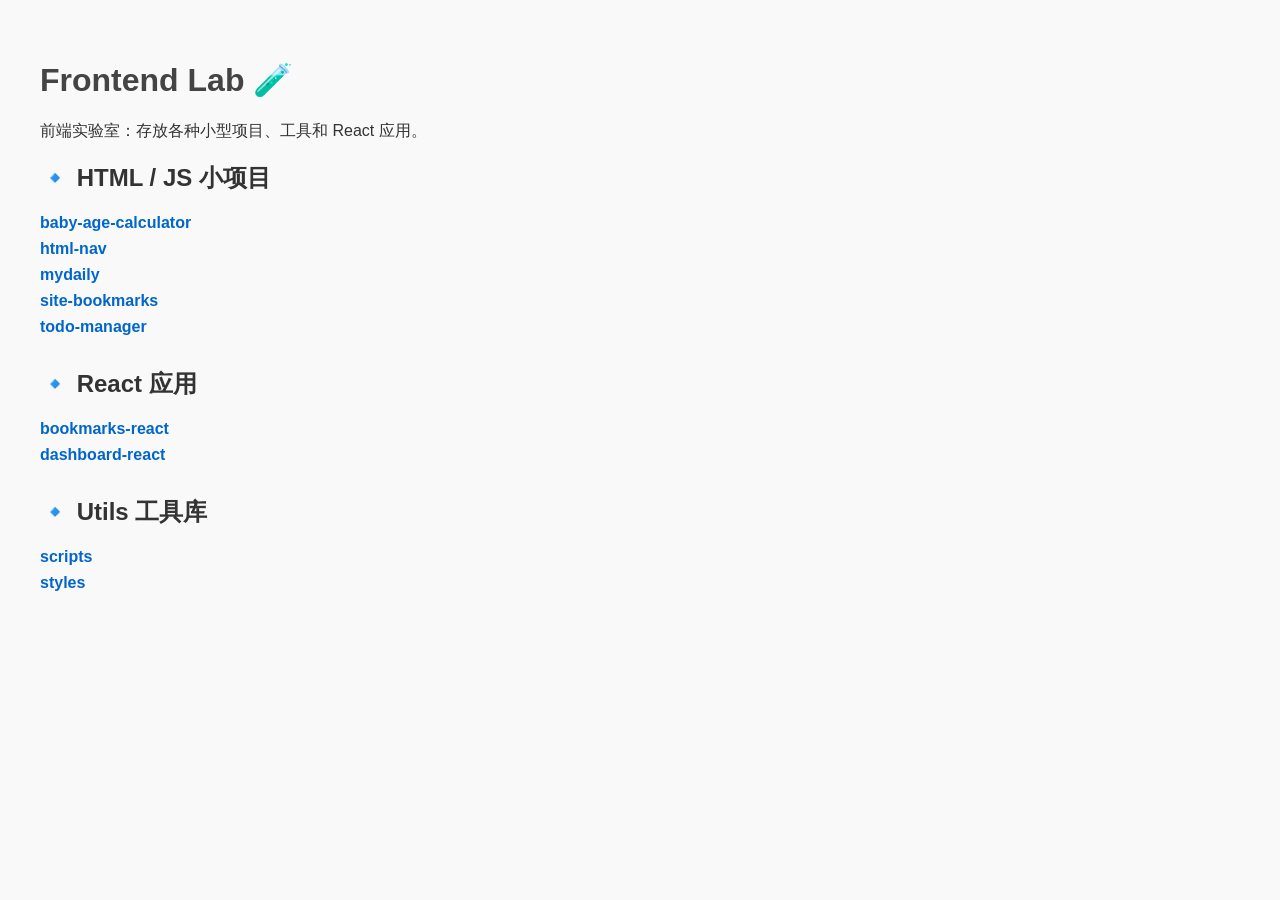
<file: index.html>
<!DOCTYPE html>
<html lang="zh">
<head>
  <meta charset="UTF-8">
  <title>Frontend Lab 🧪</title>
  <style>
    body { font-family: Arial, sans-serif; padding: 2rem; background: #f9f9f9; color: #333; }
    h1 { color: #444; }
    ul { list-style: none; padding: 0; }
    li { margin: 0.5rem 0; }
    a { text-decoration: none; color: #0066cc; font-weight: bold; }
    a:hover { text-decoration: underline; }
    section { margin-bottom: 2rem; }
  </style>
</head>
<body>
  <h1>Frontend Lab 🧪</h1>
  <p>前端实验室：存放各种小型项目、工具和 React 应用。</p>
  <section>
    <h2>🔹 HTML / JS 小项目</h2>
    <ul>
      <li><a href="./projects/baby-age-calculator/"> baby-age-calculator </a></li>
      <li><a href="./projects/html-nav/"> html-nav </a></li>
      <li><a href="./projects/mydaily/"> mydaily </a></li>
      <li><a href="./projects/site-bookmarks/"> site-bookmarks </a></li>
      <li><a href="./projects/todo-manager/"> todo-manager </a></li>
    </ul>
  </section>
  <section>
    <h2>🔹 React 应用</h2>
    <ul>
      <li><a href="./react-apps/bookmarks-react/"> bookmarks-react </a></li>
      <li><a href="./react-apps/dashboard-react/"> dashboard-react </a></li>
    </ul>
  </section>
  <section>
    <h2>🔹 Utils 工具库</h2>
    <ul>
      <li><a href="./utils/scripts/"> scripts </a></li>
      <li><a href="./utils/styles/"> styles </a></li>
    </ul>
  </section>
</body>
</html>
</file>
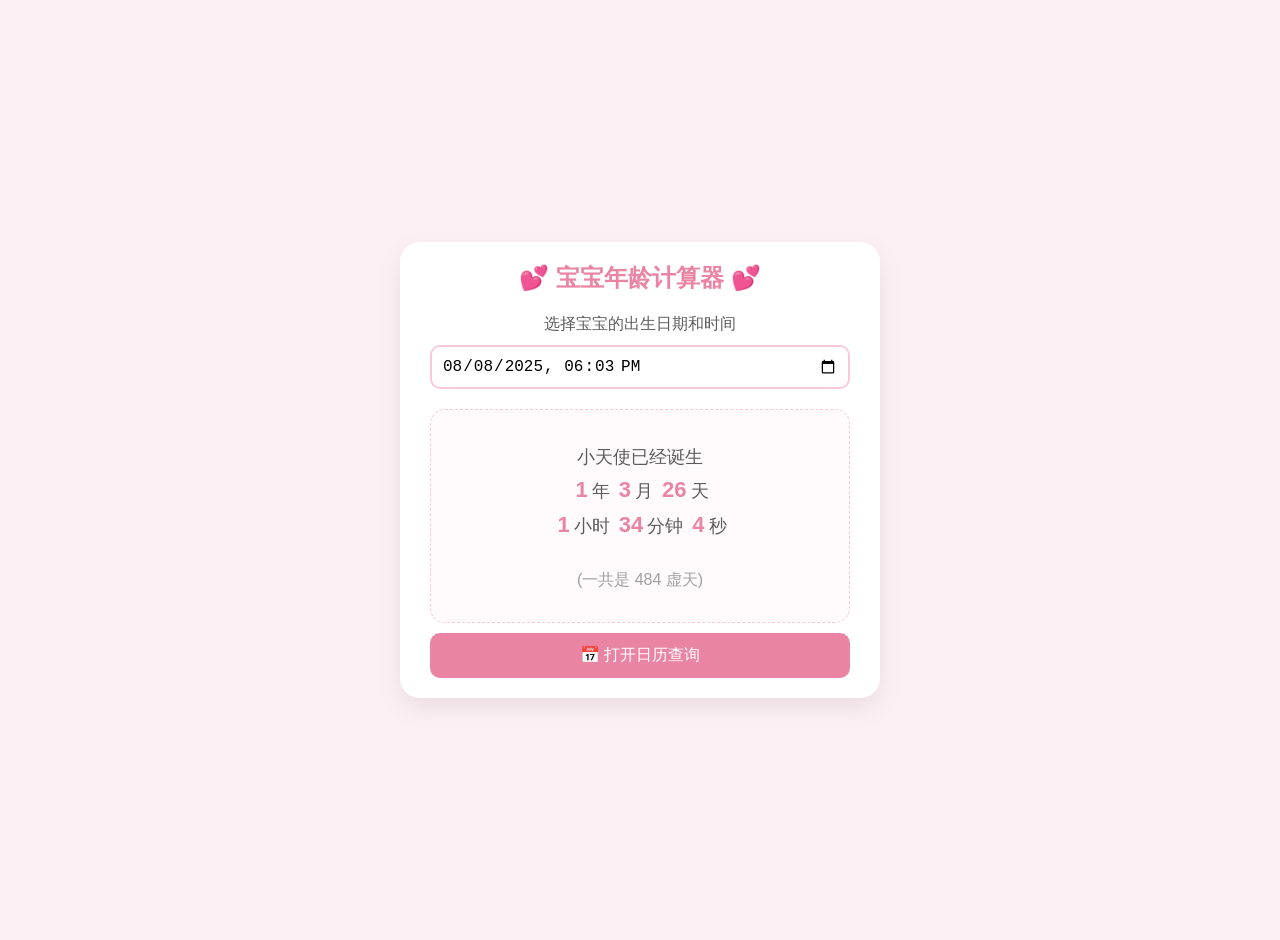
<file: projects/baby-age-calculator/index.html>
<!doctype html>
<html lang="zh-CN">
  <head>
    <meta charset="UTF-8" />
    <meta name="viewport" content="width=device-width, initial-scale=1.0" />
    <title>宝宝年龄计算器 & 日历</title>
    <style>
      :root {
        --bg-color: #fdf0f5;
        --primary-color: #f8c9d8;
        --secondary-color: #ffffff;
        --text-color: #5c5c5c;
        --highlight-color: #e985a3;
        --border-color: #fdeef2;
      }

      body {
        font-family: "Arial", "Microsoft YaHei", sans-serif;
        background-color: var(--bg-color);
        margin: 0;
        padding: 20px;
        color: var(--text-color);
        display: flex;
        justify-content: center; /* Center the main card */
        align-items: center;
        min-height: 100vh;
      }

      .card {
        background-color: var(--secondary-color);
        padding: 20px 30px;
        border-radius: 20px;
        box-shadow: 0 10px 25px rgba(0, 0, 0, 0.08);
        text-align: center;
        width: 90%;
        max-width: 420px;
      }

      h1,
      h2 {
        color: var(--highlight-color);
        margin-top: 0;
      }
      h1 {
        font-size: 24px;
        margin-bottom: 20px;
      }
      h2 {
        font-size: 20px;
        margin-bottom: 15px;
      }

      .input-group {
        margin-bottom: 20px;
      }
      label {
        display: block;
        margin-bottom: 10px;
        font-size: 16px;
      }

      input[type="datetime-local"] {
        width: 100%;
        padding: 10px;
        border: 2px solid var(--primary-color);
        border-radius: 10px;
        font-size: 16px;
        box-sizing: border-box;
        cursor: pointer;
        transition: border-color 0.3s;
      }
      input[type="datetime-local"]:focus {
        outline: none;
        border-color: var(--highlight-color);
      }

      .result-container {
        background-color: #fffafc;
        border: 1px dashed var(--primary-color);
        border-radius: 15px;
        padding: 15px;
        min-height: 100px;
        display: flex;
        flex-direction: column;
        justify-content: center;
        align-items: center;
        transition: opacity 0.5s;
        opacity: 0;
      }
      .result-container.visible {
        opacity: 1;
      }
      .result-text {
        font-size: 18px;
        line-height: 1.6;
      }
      .result-text span {
        font-weight: bold;
        color: var(--highlight-color);
        font-size: 22px;
        margin: 0 4px;
      }
      .total-days {
        margin-top: 10px;
        font-size: 16px;
        color: #a0a0a0;
      }

      .action-button {
        background: var(--highlight-color);
        color: white;
        border: none;
        border-radius: 10px;
        padding: 12px 20px;
        font-size: 16px;
        cursor: pointer;
        transition: background-color 0.3s;
        width: 100%;
        margin-top: 10px;
      }
      .action-button:hover {
        background-color: #d66a8b;
      }

      /* --- Modal Styles --- */
      .modal {
        display: none; /* Hidden by default */
        position: fixed;
        z-index: 1000;
        left: 0;
        top: 0;
        width: 100%;
        height: 100%;
        overflow: auto;
        background-color: rgba(0, 0, 0, 0.5);
        justify-content: center;
        align-items: center;
      }
      .modal-content {
        position: relative;
        animation: fadeIn 0.3s;
      }
      @keyframes fadeIn {
        from {
          opacity: 0;
          transform: scale(0.9);
        }
        to {
          opacity: 1;
          transform: scale(1);
        }
      }

      .close-button {
        position: absolute;
        top: 10px;
        right: 20px;
        color: #aaa;
        font-size: 28px;
        font-weight: bold;
        cursor: pointer;
      }
      .close-button:hover,
      .close-button:focus {
        color: #333;
      }

      /* --- Calendar Styles --- */
      #calendar-header {
        display: flex;
        justify-content: space-between;
        align-items: center;
        margin-bottom: 15px;
      }
      #calendar-header button {
        background: var(--primary-color);
        color: white;
        border: none;
        border-radius: 8px;
        padding: 5px 12px;
        font-size: 18px;
        cursor: pointer;
        transition: background-color 0.3s;
      }
      #calendar-header button:hover {
        background: var(--highlight-color);
      }
      #month-year {
        font-size: 18px;
        font-weight: bold;
        color: var(--highlight-color);
      }

      #calendar-weekdays {
        display: grid;
        grid-template-columns: repeat(7, 1fr);
        text-align: center;
        margin-bottom: 10px;
        font-weight: bold;
      }
      #calendar-days {
        display: grid;
        grid-template-columns: repeat(7, 1fr);
        gap: 5px;
      }
      .day {
        padding: 8px 0;
        border-radius: 8px;
        cursor: pointer;
        transition:
          background-color 0.3s,
          color 0.3s;
      }
      .day:hover {
        background-color: var(--border-color);
      }
      .day.other-month {
        color: #ccc;
        cursor: default;
      }
      .day.other-month:hover {
        background-color: transparent;
      }
      .day.today {
        background-color: var(--primary-color);
        color: white;
      }
      .day.selected {
        background-color: var(--highlight-color);
        color: white;
      }

      #calendar-result {
        margin-top: 15px;
        padding: 15px;
        border-radius: 15px;
        background-color: #f7f9ff;
        border: 1px dashed #d6deff;
        min-height: 50px;
        display: flex;
        align-items: center;
        justify-content: center;
        font-size: 15px;
        line-height: 1.5;
      }
    </style>
  </head>
  <body>
    <div class="card">
      <h1>💕 宝宝年龄计算器 💕</h1>
      <div class="input-group">
        <label for="birthdate">选择宝宝的出生日期和时间</label>
        <input type="datetime-local" id="birthdate" />
      </div>
      <div class="result-container" id="result-container">
        <p id="result-text" class="result-text"></p>
        <p id="total-days-text" class="total-days"></p>
      </div>
      <button id="open-calendar-btn" class="action-button">
        📅 打开日历查询
      </button>
    </div>

    <div id="calendar-modal" class="modal">
      <div class="modal-content card">
        <span class="close-button">&times;</span>
        <h2>📅 日历查询 📅</h2>
        <div id="calendar-header">
          <button id="prev-month">‹</button>
          <div id="month-year"></div>
          <button id="next-month">›</button>
        </div>
        <div id="calendar-weekdays">
          <div>日</div>
          <div>一</div>
          <div>二</div>
          <div>三</div>
          <div>四</div>
          <div>五</div>
          <div>六</div>
        </div>
        <div id="calendar-days"></div>
        <div id="calendar-result">请先选择生日，再点击日历查询</div>
      </div>
    </div>

    <script>
      // --- DOM Elements ---
      const birthdateInput = document.getElementById("birthdate");
      const resultContainer = document.getElementById("result-container");
      const resultText = document.getElementById("result-text");
      const totalDaysText = document.getElementById("total-days-text");

      // Modal elements
      const calendarModal = document.getElementById("calendar-modal");
      const openCalendarBtn = document.getElementById("open-calendar-btn");
      const closeBtn = document.querySelector(".close-button");

      // Calendar elements
      const prevMonthBtn = document.getElementById("prev-month");
      const nextMonthBtn = document.getElementById("next-month");
      const monthYearEl = document.getElementById("month-year");
      const calendarDaysEl = document.getElementById("calendar-days");
      const calendarResultEl = document.getElementById("calendar-result");

      // --- State ---
      let realtimeIntervalId = null;
      let calendarState = {
        year: new Date().getFullYear(),
        month: new Date().getMonth(), // 0-11
        selectedDay: null,
      };

      // --- Core Calculation Logic ---
      function calculateAge(startDate, endDate) {
        if (
          isNaN(startDate.getTime()) ||
          isNaN(endDate.getTime()) ||
          startDate > endDate
        ) {
          return null;
        }

        // Calendar day count for "虚天"
        const startOfEndDate = new Date(
          endDate.getFullYear(),
          endDate.getMonth(),
          endDate.getDate(),
        );
        const startOfStartDate = new Date(
          startDate.getFullYear(),
          startDate.getMonth(),
          startDate.getDate(),
        );
        const calendarDayCount =
          Math.round(
            (startOfEndDate - startOfStartDate) / (1000 * 60 * 60 * 24),
          ) + 1;

        // Precise age calculation
        const totalDays = Math.floor(
          (endDate - startDate) / (1000 * 60 * 60 * 24),
        );
        let years = endDate.getFullYear() - startDate.getFullYear();
        let months = endDate.getMonth() - startDate.getMonth();
        let days = endDate.getDate() - startDate.getDate();
        let hours = endDate.getHours() - startDate.getHours();
        let minutes = endDate.getMinutes() - startDate.getMinutes();
        let seconds = endDate.getSeconds() - startDate.getSeconds();
        if (seconds < 0) {
          minutes--;
          seconds += 60;
        }
        if (minutes < 0) {
          hours--;
          minutes += 60;
        }
        if (hours < 0) {
          days--;
          hours += 24;
        }
        if (days < 0) {
          months--;
          const lastMonth = new Date(
            endDate.getFullYear(),
            endDate.getMonth(),
            0,
          );
          days += lastMonth.getDate();
        }
        if (months < 0) {
          years--;
          months += 12;
        }
        return {
          years,
          months,
          days,
          hours,
          minutes,
          seconds,
          totalDays,
          calendarDayCount,
        };
      }

      // --- Real-time Calculator ---
      function updateRealtimeDisplay() {
        const birthDate = new Date(birthdateInput.value);
        const age = calculateAge(birthDate, new Date());
        if (!age) return;
        resultText.innerHTML = `小天使已经诞生<br>
                <span>${age.years}</span>年 <span>${age.months}</span>月 <span>${age.days}</span>天 <br>
                <span>${age.hours}</span>小时 <span>${age.minutes}</span>分钟 <span>${age.seconds}</span>秒`;
        totalDaysText.textContent = `(一共是 ${age.calendarDayCount} 虚天)`;
      }

      birthdateInput.addEventListener("change", () => {
        // Save to localStorage whenever the date changes
        localStorage.setItem("savedBirthDate", birthdateInput.value);

        if (realtimeIntervalId) clearInterval(realtimeIntervalId);
        if (birthdateInput.value) {
          resultContainer.classList.add("visible");
          updateRealtimeDisplay();
          realtimeIntervalId = setInterval(updateRealtimeDisplay, 1000);
          calendarResultEl.textContent = "请点击日历查询";
          calendarState.selectedDay = null;
          renderCalendar();
        } else {
          // Clear storage if the input is cleared
          localStorage.removeItem("savedBirthDate");
          resultContainer.classList.remove("visible");
          resultText.innerHTML = "";
          totalDaysText.innerHTML = "";
        }
      });

      // --- Calendar Logic ---
      function renderCalendar() {
        const { year, month } = calendarState;
        const today = new Date();
        monthYearEl.textContent = `${year}年 ${month + 1}月`;
        calendarDaysEl.innerHTML = "";
        const firstDayOfMonth = new Date(year, month, 1).getDay();
        const daysInMonth = new Date(year, month + 1, 0).getDate();
        for (let i = 0; i < firstDayOfMonth; i++) {
          calendarDaysEl.innerHTML += `<div class="day other-month"></div>`;
        }
        for (let i = 1; i <= daysInMonth; i++) {
          const dayDate = new Date(year, month, i);
          let classes = "day";
          if (
            year === today.getFullYear() &&
            month === today.getMonth() &&
            i === today.getDate()
          ) {
            classes += " today";
          }
          if (
            calendarState.selectedDay &&
            dayDate.toDateString() === calendarState.selectedDay.toDateString()
          ) {
            classes += " selected";
          }
          calendarDaysEl.innerHTML += `<div class="${classes}" data-date="${year}-${month + 1}-${i}">${i}</div>`;
        }
      }

      prevMonthBtn.addEventListener("click", () => {
        calendarState.month--;
        if (calendarState.month < 0) {
          calendarState.month = 11;
          calendarState.year--;
        }
        renderCalendar();
      });

      nextMonthBtn.addEventListener("click", () => {
        calendarState.month++;
        if (calendarState.month > 11) {
          calendarState.month = 0;
          calendarState.year++;
        }
        renderCalendar();
      });

      calendarDaysEl.addEventListener("click", (e) => {
        if (
          !e.target.classList.contains("day") ||
          e.target.classList.contains("other-month")
        )
          return;
        const birthDate = new Date(birthdateInput.value);
        if (isNaN(birthDate.getTime())) {
          calendarResultEl.textContent =
            "请先在上方选择一个有效的出生日期和时间！";
          return;
        }
        const clickedDateStr = e.target.dataset.date;
        const clickedDate = new Date(clickedDateStr);
        const age = calculateAge(birthDate, clickedDate);
        if (!age) {
          calendarResultEl.textContent = "查询日期必须在出生日期之后哦！";
          calendarState.selectedDay = null;
        } else {
          calendarResultEl.innerHTML = `<span>${age.years}</span>年 <span>${age.months}</span>月 <span>${age.days}</span>天 (共${age.calendarDayCount}虚天)`;
          calendarState.selectedDay = clickedDate;
        }
        renderCalendar();
      });

      // --- Modal Control ---
      openCalendarBtn.addEventListener("click", () => {
        calendarModal.style.display = "flex";
      });
      closeBtn.addEventListener("click", () => {
        calendarModal.style.display = "none";
      });
      window.addEventListener("click", (e) => {
        if (e.target == calendarModal) {
          calendarModal.style.display = "none";
        }
      });

      // --- Initial Setup ---
      function initialize() {
        // Set max date for input
        const nowForMax = new Date();
        nowForMax.setMinutes(
          nowForMax.getMinutes() - nowForMax.getTimezoneOffset(),
        );
        birthdateInput.max = nowForMax.toISOString().slice(0, 16);

        // Render calendar
        renderCalendar();

        // Load saved birthdate from localStorage or set a default
        const savedBirthDate = localStorage.getItem("savedBirthDate");
        if (savedBirthDate) {
          birthdateInput.value = savedBirthDate;
        } else {
          birthdateInput.value = "2025-08-08T18:03";
        }

        // Trigger calculation if there's a value
        if (birthdateInput.value) {
          birthdateInput.dispatchEvent(new Event("change"));
        }
      }

      initialize();
    </script>
  </body>
</html>
</file>
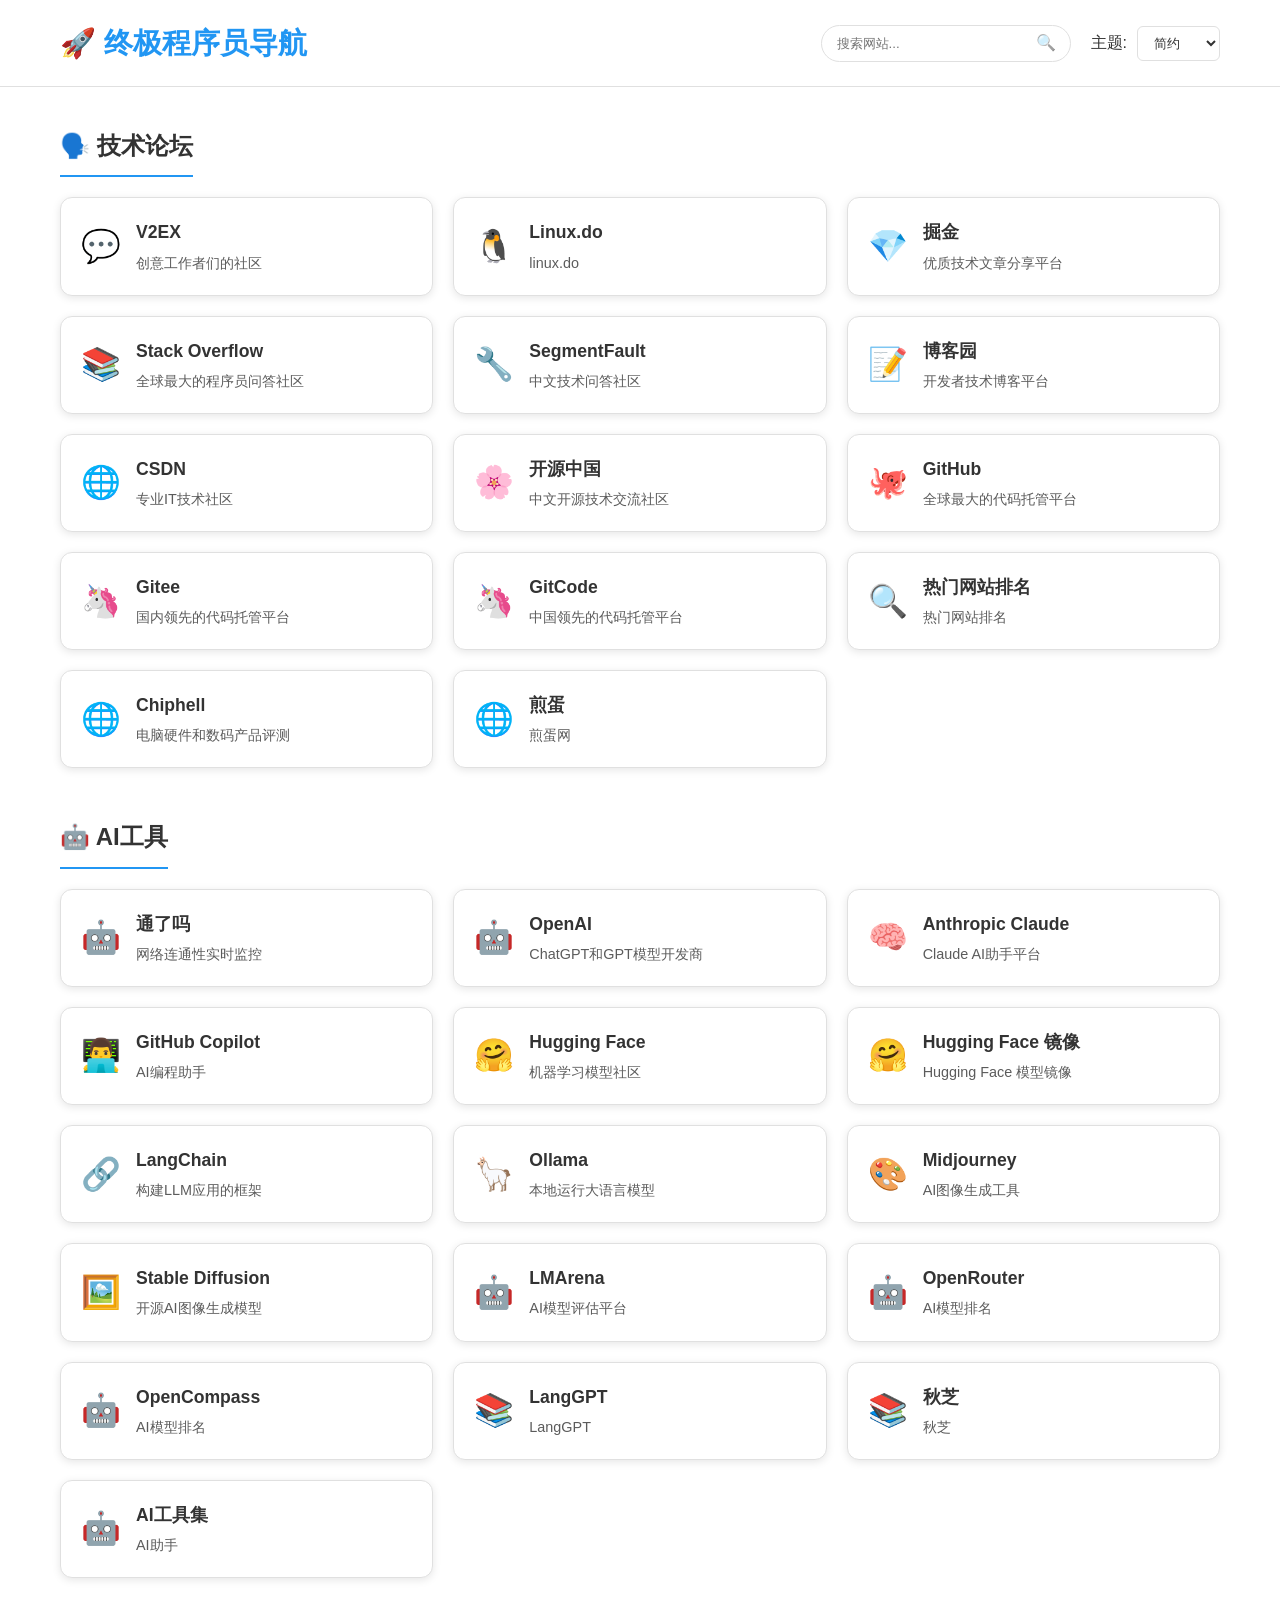
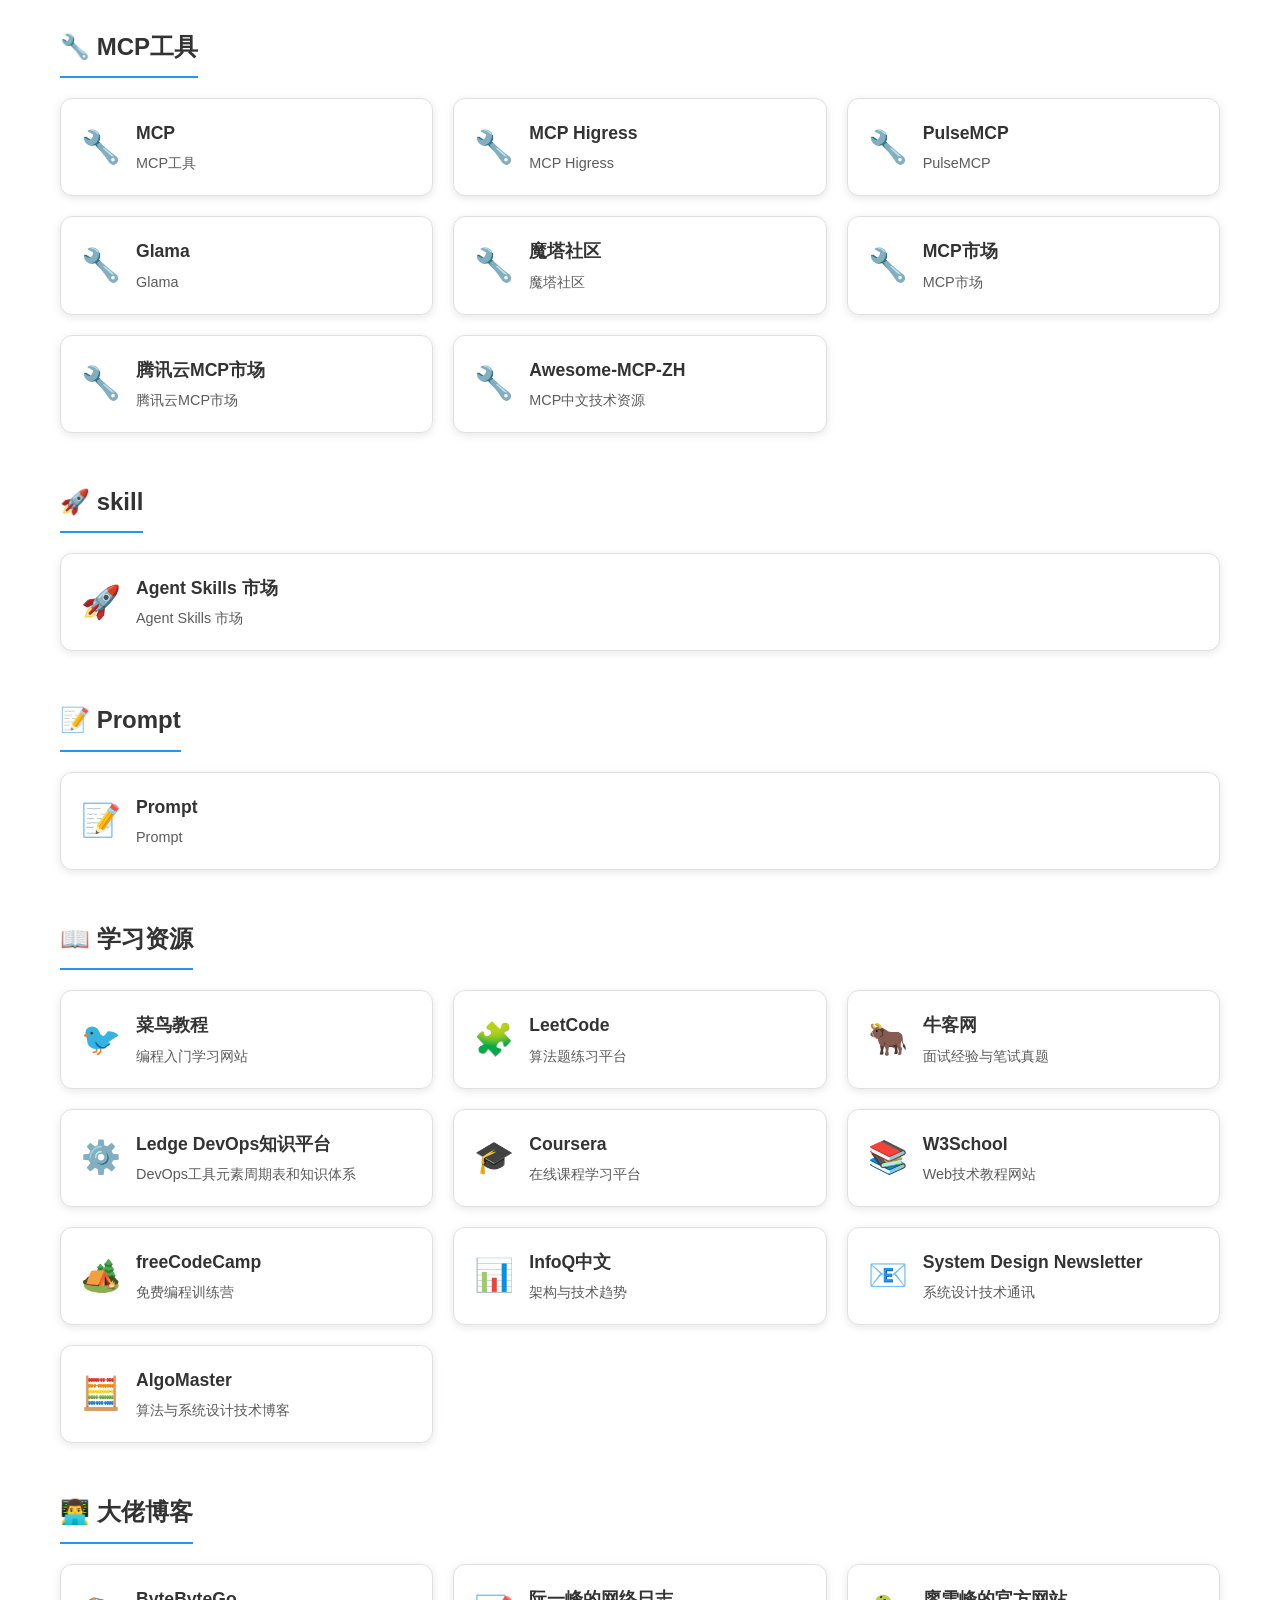
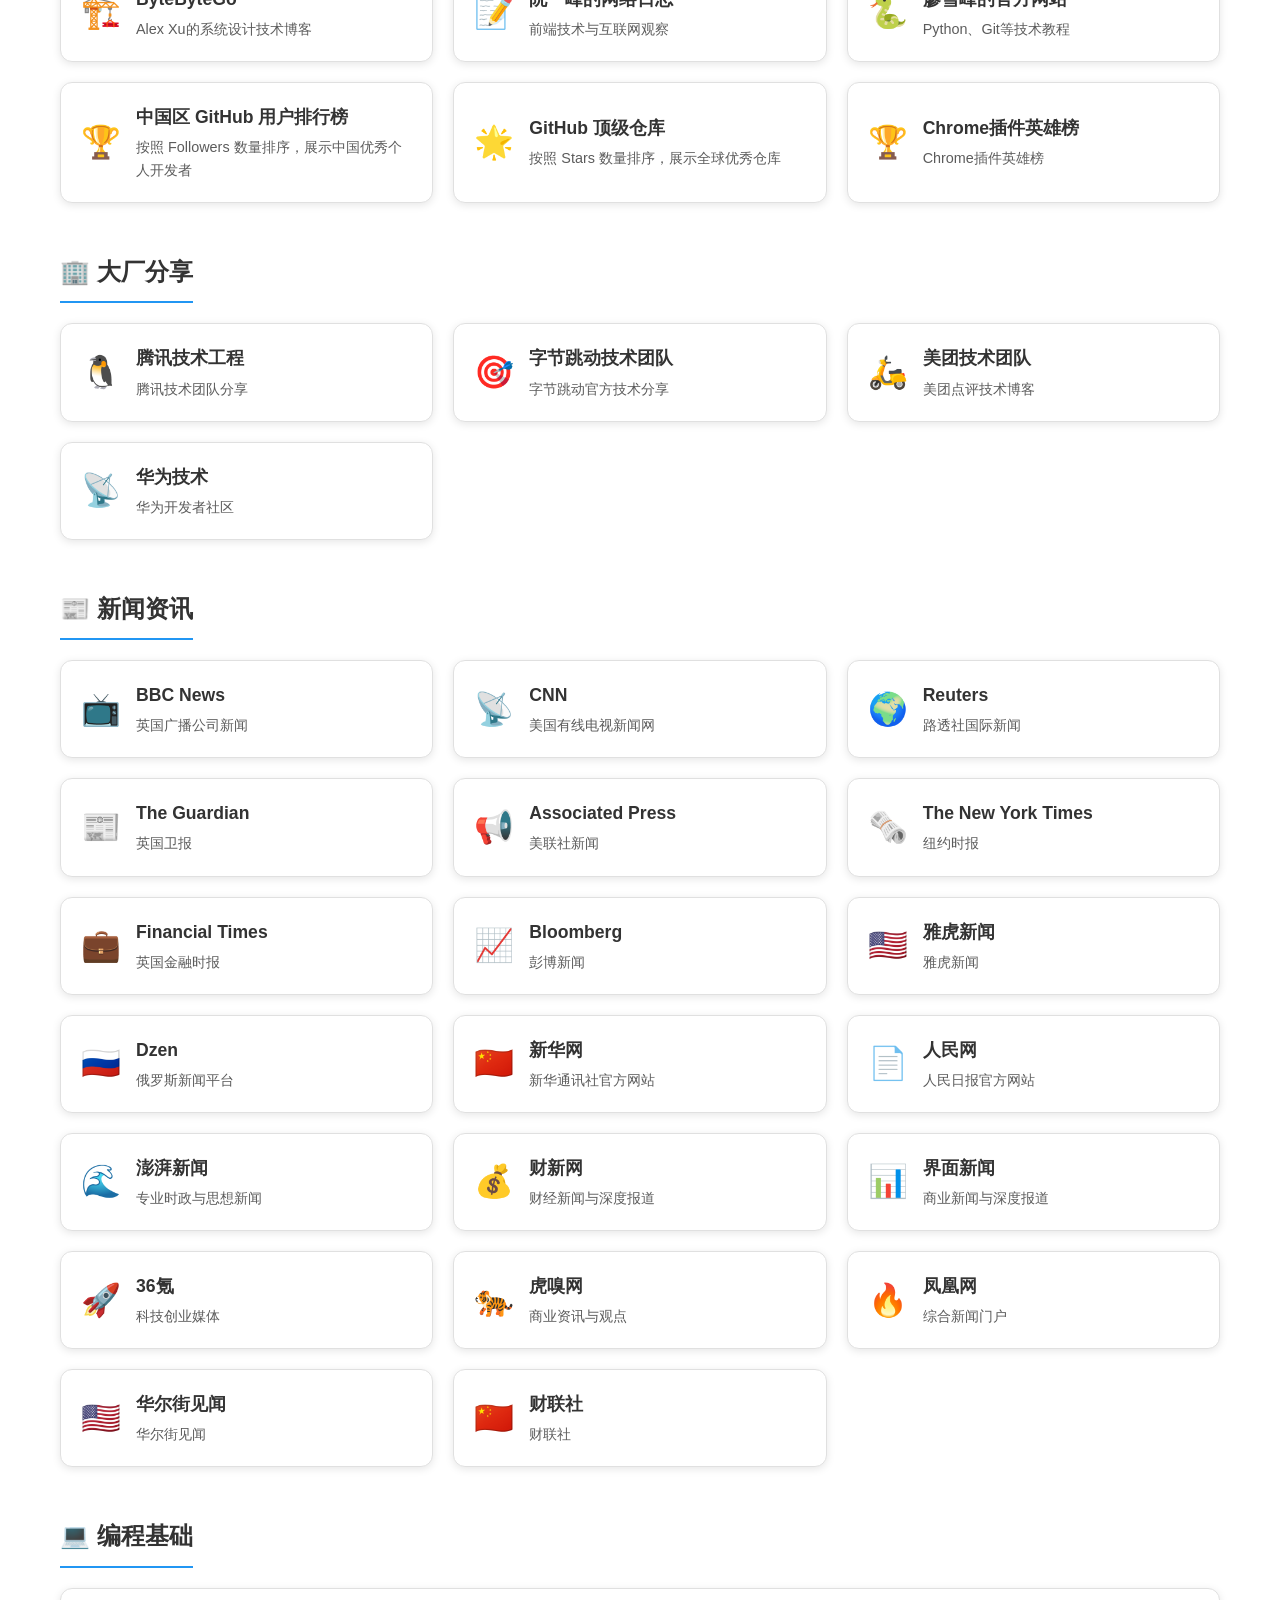
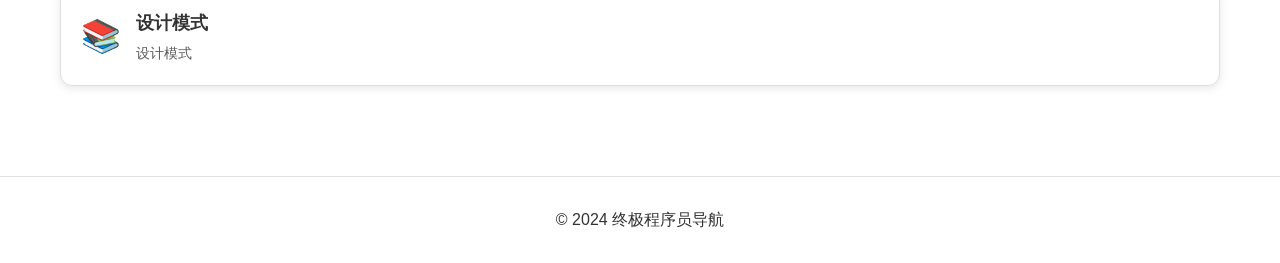
<file: projects/html-nav/index.html>
<!DOCTYPE html>
<html lang="zh-CN">
<head>
    <meta charset="UTF-8">
    <meta name="viewport" content="width=device-width, initial-scale=1.0">
    <title>终极程序员导航</title>
    <style>
        /*
         * CSS变量定义 - 类似于后端的配置文件
         * 定义全局样式变量，便于主题切换和统一管理
         */
        :root {
            --primary-color: #2196F3;     /* 主色调 */
            --bg-color: #ffffff;          /* 背景色 */
            --text-color: #333333;        /* 文字颜色 */
            --border-color: #e0e0e0;      /* 边框颜色 */
            --card-bg: #ffffff;           /* 卡片背景色 */
            --shadow: 0 2px 8px rgba(0,0,0,0.1);  /* 阴影效果 */
            --transition: all 0.3s ease; /* 过渡动画时间 */
        }

        /*
         * 全局重置样式 - 消除浏览器默认样式差异
         * 类似于后端的基础配置，确保所有元素从零开始
         */
        * {
            margin: 0;
            padding: 0;
            box-sizing: border-box;  /* 盒模型：边框和内边距包含在宽高内 */
        }

        /*
         * 页面主体样式
         * 设置全局字体、行高、背景等基础样式
         */
        body {
            font-family: -apple-system, BlinkMacSystemFont, 'Segoe UI', Roboto, sans-serif;
            line-height: 1.6;                    /* 行高1.6倍，提高可读性 */
            background: var(--bg-color);         /* 使用CSS变量设置背景 */
            color: var(--text-color);            /* 使用CSS变量设置文字颜色 */
            transition: var(--transition);       /* 主题切换时的过渡效果 */
            overflow-x: hidden;                  /* 隐藏水平滚动条 */
        }

        /*
         * 容器样式 - 类似于后端的布局容器
         * 限制最大宽度，居中显示，添加左右内边距
         */
        .container {
            max-width: 1200px;  /* 最大宽度1200px */
            margin: 0 auto;     /* 水平居中 */
            padding: 0 20px;    /* 左右内边距20px */
        }

        /*
         * Matrix背景画布 - 特效背景
         * 固定定位在页面背景，默认透明，Matrix主题时显示
         */
        #matrix-canvas {
            position: fixed;     /* 固定定位，不随页面滚动 */
            top: 0;
            left: 0;
            width: 100%;
            height: 100%;
            z-index: -1;         /* 层级-1，在所有内容后面 */
            opacity: 0;          /* 默认透明 */
            transition: opacity 0.5s ease;  /* 透明度过渡效果 */
        }

        /*
         * 头部导航栏样式
         * sticky定位：滚动时固定在顶部
         */
        .header {
            padding: 20px 0;
            border-bottom: 1px solid var(--border-color);
            position: sticky;    /* 粘性定位，滚动时固定在顶部 */
            top: 0;
            z-index: 100;        /* 高层级，确保在其他内容上方 */
            background: var(--card-bg);
            backdrop-filter: blur(10px);  /* 背景模糊效果 */
        }

        /*
         * 头部容器布局 - 使用Flexbox布局
         * 左右分布：左侧Logo，右侧控制按钮
         */
        .header .container {
            display: flex;
            justify-content: space-between;  /* 两端对齐 */
            align-items: center;             /* 垂直居中 */
            flex-wrap: wrap;                 /* 允许换行，响应式布局 */
            gap: 15px;                       /* 元素间距15px */
        }

        /*
         * Logo样式
         */
        .logo {
            font-size: 1.8rem;
            font-weight: bold;
            color: var(--primary-color);
            transition: var(--transition);
        }

        /*
         * 头部控制区域 - 包含搜索框和主题切换
         */
        .header-controls {
            display: flex;
            align-items: center;
            gap: 20px;
            flex-wrap: wrap;
        }

        /*
         * 主题切换器样式
         */
        .theme-switcher {
            display: flex;
            align-items: center;
            gap: 10px;
        }

        /*
         * 表单元素统一样式 - 主题切换下拉框和搜索输入框
         */
        .theme-switcher select,
        .search-input {
            padding: 8px 12px;
            border: 1px solid var(--border-color);
            border-radius: 6px;
            background: var(--card-bg);
            color: var(--text-color);
            transition: var(--transition);
        }

        /*
         * 表单元素获得焦点时的样式
         */
        .theme-switcher select:focus,
        .search-input:focus {
            outline: none;  /* 移除默认焦点轮廓 */
            box-shadow: 0 0 0 2px var(--primary-color);  /* 自定义焦点效果 */
        }

        /*
         * 搜索容器 - 相对定位，为内部绝对定位元素提供参考
         */
        .search-container {
            position: relative;
            min-width: 250px;
        }

        /*
         * 搜索输入框样式
         */
        .search-input {
            width: 100%;
            padding: 10px 40px 10px 15px;  /* 右侧留出空间给图标 */
            border-radius: 25px;            /* 圆角边框 */
        }

        /*
         * 搜索图标 - 绝对定位在输入框右侧
         */
        .search-icon {
            position: absolute;
            right: 15px;
            top: 50%;
            transform: translateY(-50%);  /* 垂直居中 */
            opacity: 0.6;
        }

        /*
         * 搜索清除按钮 - 有内容时显示
         */
        .search-clear {
            position: absolute;
            right: 35px;
            top: 50%;
            transform: translateY(-50%);
            background: none;
            border: none;
            cursor: pointer;
            opacity: 0.6;
            display: none;  /* 默认隐藏 */
        }

        /*
         * 终端模式容器 - 默认隐藏，Geek主题时显示
         */
        .terminal-container {
            display: none;
            margin: 20px;
        }

        /*
         * Geek主题下的终端容器样式 - 填充满整个屏幕
         */
        [data-theme="geek"] .terminal-container {
            margin: 0;
            padding: 20px;
            min-height: calc(100vh - 120px);  /* 减去头部高度，填充剩余空间 */
            display: flex;
            flex-direction: column;
        }

        /*
         * Geek主题下的控制台样式调整
         */
        [data-theme="geek"] .console {
            flex: 1;  /* 占据剩余空间 */
            min-height: 300px;
            height: auto;
        }

        /*
         * ASCII艺术字样式 - 终端模式的标题
         */
        .ascii-art {
            color: #0f0;                    /* 绿色文字 */
            white-space: pre;               /* 保留空格和换行 */
            font-size: 12px;
            margin: 20px 0;
            text-shadow: 0 0 5px #0f0;      /* 绿色发光效果 */
            /* animation: flicker 2s infinite;  闪烁动画 */
        }

        /*
         * 闪烁动画定义 - 模拟老式终端效果
         */
        @keyframes flicker {
            0%, 19%, 21%, 23%, 25%, 54%, 56%, 100% {
                opacity: 1;
            }
            20%, 24%, 55% {
                opacity: 0.5;
            }
        }

        /*
         * 终端控制台样式
         */
        .console {
            border: 1px solid #0f0;
            padding: 15px;
            height: 400px;
            overflow-y: auto;                    /* 垂直滚动 */
            background: rgba(0, 0, 0, 0.8);     /* 半透明黑色背景 */
            font-family: 'Courier New', monospace;  /* 等宽字体 */
            color: #0f0;
            font-size: 12px;
            box-shadow: 0 0 10px #0f0;          /* 绿色发光边框 */
        }

        /*
         * 终端内容网格布局 - 自适应列数
         */
        .console-columns {
            display: grid;
            grid-template-columns: repeat(auto-fit, minmax(220px, 1fr));  /* 自适应列，最小220px */
            gap: 12px 18px;
        }

        /*
         * 终端列样式
         */
        .console-col {
            border: 1px solid currentColor;  /* 使用当前文字颜色作为边框色 */
            border-radius: 6px;
            padding: 8px 10px;
            background: rgba(0, 0, 0, 0.25);
        }

        /*
         * 列标题样式
         */
        .col-title {
            font-weight: 700;
            margin-bottom: 6px;
        }

        /*
         * 分隔线样式
         */
        .col-sep {
            height: 1px;
            background: currentColor;
            opacity: 0.35;
            margin-bottom: 6px;
        }

        /*
         * 列表项样式 - 文本溢出处理
         */
        .col-item {
            line-height: 1.4;
            white-space: nowrap;      /* 不换行 */
            overflow: hidden;         /* 隐藏溢出 */
            text-overflow: ellipsis;  /* 溢出显示省略号 */
        }

        /*
         * 终端输入行样式
         */
        .input-line {
            display: flex;
            align-items: center;
            margin: 10px 0;
        }

        /*
         * 终端提示符样式
         */
        .input-line span {
            margin-right: 5px;
            color: #0f0;
            text-shadow: 0 0 5px #0f0;
        }

        /*
         * 终端输入框样式
         */
        .terminal-input {
            flex: 1;  /* 占据剩余空间 */
            background: #000;
            color: #0f0;
            border: 1px solid #0f0;
            font-family: 'Courier New', monospace;
            padding: 5px;
            box-shadow: 0 0 5px #0f0, inset 0 0 5px #0f0;  /* 内外发光效果 */
        }

        /*
         * 主要内容区域样式
         */
        .main {
            padding: 40px 0;
            min-height: calc(100vh - 200px);  /* 最小高度：视口高度减去200px */
        }

        /*
         * 分类区域样式
         */
        .category {
            margin-bottom: 50px;
            transition: opacity 0.3s ease;  /* 透明度过渡，用于搜索时的隐藏效果 */
        }

        /*
         * 隐藏状态的分类 - 搜索时使用
         */
        .category.hidden {
            opacity: 0.3;
        }

        /*
         * 分类标题样式
         */
        .category-title {
            font-size: 1.5rem;
            margin-bottom: 20px;
            padding-bottom: 10px;
            border-bottom: 2px solid var(--primary-color);  /* 底部边框装饰 */
            display: inline-block;  /* 边框只占据文字宽度 */
        }

        /*
         * 链接网格布局 - 自适应卡片布局
         */
        .links-grid {
            display: grid;
            grid-template-columns: repeat(auto-fit, minmax(280px, 1fr));  /* 自适应列，最小280px */
            gap: 20px;
        }

        /*
         * 链接卡片样式 - 每个网站的展示卡片
         */
        .link-card {
            display: flex;
            align-items: center;
            padding: 20px;
            border: 1px solid var(--border-color);
            border-radius: 12px;
            text-decoration: none;  /* 移除链接下划线 */
            color: var(--text-color);
            background: var(--card-bg);
            box-shadow: var(--shadow);
            transition: var(--transition);
        }

        /*
         * 隐藏状态的卡片 - 搜索时使用
         */
        .link-card.hidden {
            display: none;
        }

        /*
         * 卡片悬停效果
         */
        .link-card:hover {
            transform: translateY(-2px);  /* 向上移动2px */
            border-color: var(--primary-color);
        }

        /*
         * 链接图标样式
         */
        .link-icon {
            font-size: 2rem;
            margin-right: 15px;
            flex-shrink: 0;  /* 不缩小 */
        }

        /*
         * 链接信息区域样式
         */
        .link-info h3 {
            font-size: 1.1rem;
            margin-bottom: 5px;
            font-weight: 600;
        }

        .link-info p {
            font-size: 0.9rem;
            opacity: 0.8;  /* 半透明效果 */
        }

        /*
         * 页脚样式
         */
        .footer {
            padding: 30px 0;
            border-top: 1px solid var(--border-color);
            text-align: center;
        }

        /*
         * 返回顶部按钮样式
         */
        .scroll-to-top {
            position: fixed;  /* 固定定位 */
            bottom: 30px;
            right: 30px;
            width: 50px;
            height: 50px;
            border-radius: 50%;  /* 圆形按钮 */
            border: none;
            font-size: 20px;
            cursor: pointer;
            background: var(--primary-color);
            color: white;
            z-index: 999;
            opacity: 0;          /* 默认透明 */
            transform: scale(0); /* 默认缩放为0 */
            transition: var(--transition);
        }

        /*
         * 显示状态的返回顶部按钮
         */
        .scroll-to-top.show {
            opacity: 1;
            transform: scale(1);
        }

        /*
         * 通知消息样式
         */
        .notification {
            position: fixed;
            top: 20px;
            right: 20px;
            padding: 12px 20px;
            border-radius: 6px;
            background: var(--primary-color);
            color: white;
            z-index: 1000;
            transform: translateX(100%);  /* 默认在右侧外部 */
            transition: transform 0.3s ease;
        }

        /*
         * 显示状态的通知消息
         */
        .notification.show {
            transform: translateX(0);  /* 滑入显示 */
        }

        /*
         * 主题样式定义 - 通过data-theme属性切换
         * 类似于后端的配置切换，通过修改CSS变量实现主题切换
         */

        /* 简约主题 */
        [data-theme="minimal"] {
            --primary-color: #2196F3;
            --bg-color: #ffffff;
            --text-color: #333333;
            --border-color: #e0e0e0;
            --card-bg: #ffffff;
        }

        /* 极客主题 */
        [data-theme="geek"] {
            --primary-color: #00ff00;
            --bg-color: #0a0a0a;
            --text-color: #00ff00;
            --border-color: #00ff00;
            --card-bg: #1a1a1a;
            font-family: 'Courier New', monospace;
        }

        /* 极客主题特殊样式 - 隐藏普通内容，显示终端 */
        [data-theme="geek"] .main {
            display: none;
        }

        [data-theme="geek"] .terminal-container {
            display: block;
        }

        [data-theme="geek"] .logo::before {
            content: '> ';  /* Logo前添加终端提示符 */
        }

        /* Matrix主题 */
        [data-theme="matrix"] {
            --primary-color: #0f0;
            --bg-color: #000;
            --text-color: #0f0;
            --border-color: #0f0;
            --card-bg: rgba(0, 0, 0, 0.8);
            font-family: 'Courier New', monospace;
        }

        /* Matrix主题特殊效果 */
        [data-theme="matrix"] #matrix-canvas {
            opacity: 1;  /* 显示Matrix背景 */
        }

        [data-theme="matrix"] .logo {
            animation: flicker 2s infinite;
        }

        [data-theme="matrix"] .category-title {
            animation: flicker 3s infinite;
        }

        /* 炫酷主题 - 渐变背景 */
        [data-theme="cool"] {
            --primary-color: #4ecdc4;
            --bg-color: linear-gradient(45deg, #1a1a2e, #16213e, #0f3460);
            --text-color: #ffffff;
            --border-color: #4ecdc4;
            --card-bg: rgba(26, 26, 46, 0.8);
            background: var(--bg-color);
            animation: backgroundShift 10s ease-in-out infinite;
        }

        /* 背景渐变动画 */
        @keyframes backgroundShift {
            0%, 100% {
                background: linear-gradient(45deg, #1a1a2e, #16213e, #0f3460);
            }
            50% {
                background: linear-gradient(45deg, #0f3460, #1a1a2e, #16213e);
            }
        }

        /* 商务主题 */
        [data-theme="business"] {
            --primary-color: #667eea;
            --bg-color: linear-gradient(135deg, #667eea 0%, #764ba2 100%);
            --text-color: #ffffff;
            --border-color: rgba(255, 255, 255, 0.3);
            --card-bg: rgba(255, 255, 255, 0.1);
            background: var(--bg-color);
        }

        /*
         * 响应式设计 - 移动端适配
         * 当屏幕宽度小于768px时应用这些样式
         */
        @media (max-width: 768px) {
            .header .container {
                flex-direction: column;  /* 垂直排列 */
            }

            .search-container {
                min-width: 200px;
            }

            .links-grid {
                grid-template-columns: 1fr;  /* 单列布局 */
            }

            .console {
                height: 300px;  /* 减小终端高度 */
            }
        }
    </style>
</head>

<body data-theme="minimal">
    <!-- Matrix背景画布，用于Matrix主题的动画效果 -->
    <canvas id="matrix-canvas"></canvas>

    <!-- 页面头部导航栏 -->
    <header class="header">
        <div class="container">
            <!-- 网站Logo -->
            <h1 class="logo">🚀 终极程序员导航</h1>

            <!-- 头部控制区域：搜索框和主题切换 -->
            <div class="header-controls">
                <!-- 搜索功能区域 -->
                <div class="search-container">
                    <input type="text" class="search-input" placeholder="搜索网站..." id="searchInput">
                    <button class="search-clear" id="searchClear">×</button>
                    <span class="search-icon">🔍</span>
                </div>

                <!-- 主题切换器 -->
                <div class="theme-switcher">
                    <label>主题:</label>
                    <select id="theme-select">
                        <option value="minimal">简约</option>
                        <option value="business">商务</option>
                        <option value="cool">炫酷</option>
                        <option value="geek">Geek</option>
                        <option value="matrix">Matrix</option>
                    </select>
                </div>
            </div>
        </div>
    </header>

    <!-- 终端模式容器，仅在Geek主题时显示 -->
    <div class="terminal-container">
        <!-- ASCII艺术字标题 -->
        <div class="ascii-art">
████████╗███████╗██████╗ ███╗   ███╗██╗███╗   ██╗ █████╗ ██╗
╚══██╔══╝██╔════╝██╔══██╗████╗ ████║██║████╗  ██║██╔══██╗██║
   ██║   █████╗  ██████╔╝██╔████╔██║██║██╔██╗ ██║███████║██║
   ██║   ██╔══╝  ██╔══██╗██║╚██╔╝██║██║██║╚██╗██║██╔══██║██║
   ██║   ███████╗██║  ██║██║ ╚═╝ ██║██║██║ ╚████║██║  ██║███████╗
   ╚═╝   ╚══════╝╚═╝  ╚═╝╚═╝     ╚═╝╚═╝╚═╝  ╚═══╝╚═╝  ╚═╝╚══════╝</div>

        <!-- 终端控制台，显示网站列表 -->
        <div class="console" id="console"></div>

        <!-- 终端输入行 -->
        <div class="input-line">
            <span>root@navigator:~$</span>
            <input type="text" class="terminal-input" id="terminalInput" placeholder="输入编号或关键词...">
        </div>
    </div>

    <!-- 主要内容区域 -->
    <main class="main">
        <div class="container" id="main-container">
            <!-- 这里将通过JavaScript动态生成网站分类和链接卡片 -->
        </div>
    </main>

    <!-- 页脚 -->
    <footer class="footer">
        <div class="container">
            <p>&copy; 2024 终极程序员导航</p>
        </div>
    </footer>

    <!-- 返回顶部按钮 -->
    <button class="scroll-to-top" id="scrollToTop">↑</button>

    <script>
        /**
         * 网站配置数据
         * 类似于后端的数据模型，定义了所有网站的信息
         */
        const CONFIG = {
            // 分类定义
            categories: {
                "技术论坛": { title: "🗣️ 技术论坛", key: "forum" },
                "AI工具": { title: "🤖 AI工具", key: "ai" },
                "MCP工具": { title: "🔧 MCP工具", key: "mcp" },
                "Skill": { title: "🚀 skill", key: "skill" },
                "Prompt": { title: "📝 Prompt", key: "prompt" },
                "学习资源": { title: "📖 学习资源", key: "learning" },
                "大佬博客": { title: "👨‍💻 大佬博客", key: "techblog" },
                "大厂分享": { title: "🏢 大厂分享", key: "techshare" },
                "新闻资讯": { title: "📰 新闻资讯", key: "news" },
                "编程基础": { title: "💻 编程基础", key: "programming" },

            },

            // 网站数据数组
            sites: [
                // 技术论坛分类
                { name: "V2EX", url: "https://www.v2ex.com", desc: "创意工作者们的社区", category: "技术论坛", icon: "💬", keywords: "v2ex 社区 讨论" },
                { name: "Linux.do", url: "https://linux.do", desc: "linux.do", category: "技术论坛", icon: "🐧", keywords: "linux.do" },
                { name: "掘金", url: "https://juejin.cn", desc: "优质技术文章分享平台", category: "技术论坛", icon: "💎", keywords: "掘金 文章 技术" },
                { name: "Stack Overflow", url: "https://stackoverflow.com", desc: "全球最大的程序员问答社区", category: "技术论坛", icon: "📚", keywords: "stackoverflow 问答 编程" },
                { name: "SegmentFault", url: "https://segmentfault.com", desc: "中文技术问答社区", category: "技术论坛", icon: "🔧", keywords: "segmentfault 思否 中文" },
                { name: "博客园", url: "https://www.cnblogs.com", desc: "开发者技术博客平台", category: "技术论坛", icon: "📝", keywords: "博客园 博客 技术" },
                { name: "CSDN", url: "https://www.csdn.net", desc: "专业IT技术社区", category: "技术论坛", icon: "🌐", keywords: "csdn 博客 资源" },
                { name: "开源中国", url: "https://www.oschina.net", desc: "中文开源技术交流社区", category: "技术论坛", icon: "🌸", keywords: "开源中国 oschina 中文" },
                { name: "GitHub", url: "https://github.com", desc: "全球最大的代码托管平台", category: "技术论坛", icon: "🐙", keywords: "github 代码 托管" },
                { name: "Gitee", url: "https://gitee.com", desc: "国内领先的代码托管平台", category: "技术论坛", icon: "🦄", keywords: "gitee 码云 国内" },
                { name: "GitCode", url: "https://gitcode.com", desc: "中国领先的代码托管平台", category: "技术论坛", icon: "🦄", keywords: "gitcode 码云 国内" },
                { name: "热门网站排名", url: "https://www.similarweb.com/zh/top-websites", desc: "热门网站排名", category: "技术论坛", icon: "🔍", keywords: "similarweb" },
                { name: "Chiphell", url: "https://www.chiphell.com", desc: "电脑硬件和数码产品评测", category: "技术论坛", icon: "🌐", keywords: "chiphell" },
                { name: "煎蛋", url: "https://jandan.net", desc: "煎蛋网", category: "技术论坛", icon: "🌐", keywords: "煎蛋 技术 论坛" },

                // 学习资源分类
                { name: "菜鸟教程", url: "https://www.runoob.com", desc: "编程入门学习网站", category: "学习资源", icon: "🐦", keywords: "菜鸟教程 入门 学习" },
                { name: "LeetCode", url: "https://leetcode.cn", desc: "算法题练习平台", category: "学习资源", icon: "🧩", keywords: "leetcode 算法 刷题" },
                { name: "牛客网", url: "https://www.nowcoder.com", desc: "面试经验与笔试真题", category: "学习资源", icon: "🐂", keywords: "牛客网 面试 笔试" },
                { name: "Ledge DevOps知识平台", url: "https://devops.phodal.com/home", desc: "DevOps工具元素周期表和知识体系", category: "学习资源", icon: "⚙️", keywords: "DevOps 工具 实践 知识平台" },
                { name: "Coursera", url: "https://www.coursera.org", desc: "在线课程学习平台", category: "学习资源", icon: "🎓", keywords: "coursera 课程 在线" },
                { name: "W3School", url: "https://www.w3school.com.cn", desc: "Web技术教程网站", category: "学习资源", icon: "📚", keywords: "w3school 教程 前端" },
                { name: "freeCodeCamp", url: "https://www.freecodecamp.org", desc: "免费编程训练营", category: "学习资源", icon: "🏕️", keywords: "freecodecamp 免费 编程" },
                { name: "InfoQ中文", url: "https://www.infoq.cn", desc: "架构与技术趋势", category: "学习资源", icon: "📊", keywords: "infoq 架构 趋势" },
                { name: "System Design Newsletter", url: "https://newsletter.systemdesign.one/", desc: "系统设计技术通讯", category: "学习资源", icon: "📧", keywords: "系统设计 通讯 架构" },
                { name: "AlgoMaster", url: "https://blog.algomaster.io/t/system-design", desc: "算法与系统设计技术博客", category: "学习资源", icon: "🧮", keywords: "算法 系统设计 面试" },

                // AI工具分类
                { name: "通了吗", url: "https://tonglema.com/", desc: "网络连通性实时监控", category: "AI工具", icon: "🤖", keywords: "网络 连通性 实时监控" },
                { name: "OpenAI", url: "https://openai.com", desc: "ChatGPT和GPT模型开发商", category: "AI工具", icon: "🤖", keywords: "openai chatgpt gpt ai" },
                { name: "Anthropic Claude", url: "https://claude.ai", desc: "Claude AI助手平台", category: "AI工具", icon: "🧠", keywords: "claude anthropic ai 助手" },
                { name: "GitHub Copilot", url: "https://github.com/features/copilot", desc: "AI编程助手", category: "AI工具", icon: "👨‍💻", keywords: "github copilot ai 编程" },
                { name: "Hugging Face", url: "https://huggingface.co/blog/zh", desc: "机器学习模型社区", category: "AI工具", icon: "🤗", keywords: "huggingface 模型 机器学习" },
                { name: "Hugging Face 镜像", url: "https://hf-mirror.com/", desc: "Hugging Face 模型镜像", category: "AI工具", icon: "🤗", keywords: "huggingface 模型 镜像" },
                { name: "LangChain", url: "https://langchain.com", desc: "构建LLM应用的框架", category: "AI工具", icon: "🔗", keywords: "langchain llm 框架" },
                { name: "Ollama", url: "https://ollama.ai", desc: "本地运行大语言模型", category: "AI工具", icon: "🦙", keywords: "ollama 本地 大模型" },
                { name: "Midjourney", url: "https://midjourney.com", desc: "AI图像生成工具", category: "AI工具", icon: "🎨", keywords: "midjourney ai 图像生成" },
                { name: "Stable Diffusion", url: "https://stability.ai", desc: "开源AI图像生成模型", category: "AI工具", icon: "🖼️", keywords: "stable diffusion ai 图像" },
                { name: "LMArena", url: "https://lmarena.ai/", desc: "AI模型评估平台", category: "AI工具", icon: "🤖", keywords: "用户对不同AI模型的回答进行匿名投票" },
                { name: "OpenRouter", url: "https://openrouter.ai/rankings", desc: "AI模型排名", category: "AI工具", icon: "🤖", keywords: "openrouter ai 模型排名" },
                { name: "OpenCompass", url: "https://rank.opencompass.org.cn/home", desc: "AI模型排名", category: "AI工具", icon: "🤖", keywords: "opencompass ai 模型排名" },
                { name: "LangGPT", url: "https://langgptai.feishu.cn/wiki/RXdbwRyASiShtDky381ciwFEnpe", desc: "LangGPT", category: "AI工具", icon: "📚", keywords: "langgpt" },
                { name: "秋芝", url: "https://ccnk05wgo092.feishu.cn/wiki/Q52dwmohyi5dNAkUmMWcTFEfnLq", desc: "秋芝", category: "AI工具", icon: "📚", keywords: "秋芝" },
                { name: "AI工具集", url: "https://ai-bot.cn/", desc: "AI助手", category: "AI工具", icon: "🤖", keywords: "ai工具集" },
                // Prompt分类
                { name: "Prompt", url: "https://prompts.chat/prompts", desc: "Prompt", category: "Prompt", icon: "📝", keywords: "Prompt" },
                // MCP技术分类
                { name: "MCP", url: "https://mcp.so/zh", desc: "MCP工具", category: "MCP工具", icon: "🔧", keywords: "发现优秀的 MCP 服务器与客户端" },
                { name: "MCP Higress", url: "https://mcp.higress.ai/", desc: "MCP Higress", category: "MCP工具", icon: "🔧", keywords: "MCP Higress" },
                { name: "PulseMCP", url: "https://www.pulsemcp.com/servers", desc: "PulseMCP", category: "MCP工具", icon: "🔧", keywords: "PulseMCP" },
                { name: "Glama", url: "https://glama.ai/mcp/servers", desc: "Glama", category: "MCP工具", icon: "🔧", keywords: "Glama" },
                { name: "魔塔社区", url: "https://www.modelscope.cn/mcp", desc: "魔塔社区", category: "MCP工具", icon: "🔧", keywords: "魔塔社区" },
                { name: "MCP市场", url: "https://mcpmarket.com/zh", desc: "MCP市场", category: "MCP工具", icon: "🔧", keywords: "MCP市场" },
                { name: "腾讯云MCP市场", url: "https://cloud.tencent.com/developer/mcp", desc: "腾讯云MCP市场", category: "MCP工具", icon: "🔧", keywords: "腾讯云MCP市场" },
                { name: "Awesome-MCP-ZH", url: "https://github.com/yzfly/Awesome-MCP-ZH/", desc: "MCP中文技术资源", category: "MCP工具", icon: "🔧", keywords: "MCP 中文 技术资源" },
                //skill分类
                { name: "Agent Skills 市场", url: "https://skillsmp.com/zh", desc: "Agent Skills 市场", category: "Skill", icon: "🚀", keywords: "Agent Skills 市场" },

                // 大佬博客分类
                { name: "ByteByteGo", url: "https://blog.bytebytego.com/", desc: "Alex Xu的系统设计技术博客", category: "大佬博客", icon: "🏗️", keywords: "系统设计 架构 Alex Xu" },
                { name: "阮一峰的网络日志", url: "https://www.ruanyifeng.com/blog/", desc: "前端技术与互联网观察", category: "大佬博客", icon: "📝", keywords: "阮一峰 前端 javascript" },
                { name: "廖雪峰的官方网站", url: "https://www.liaoxuefeng.com", desc: "Python、Git等技术教程", category: "大佬博客", icon: "🐍", keywords: "廖雪峰 python git 教程" },
                { name: "中国区 GitHub 用户排行榜", url: "https://china-ranking.32k.site/", desc: "按照 Followers 数量排序，展示中国优秀个人开发者", category: "大佬博客", icon: "🏆", keywords: "Github" },
                { name: "GitHub 顶级仓库", url: "https://git-stars.org/zh/repositories", desc: "按照 Stars 数量排序，展示全球优秀仓库", category: "大佬博客", icon: "🌟", keywords: "Github 仓库 星标" },
                { name: "Chrome插件英雄榜", url: "https://github.com/zhaoolee/ChromeAppHeroes/", desc: "Chrome插件英雄榜", category: "大佬博客", icon: "🏆", keywords: "Chrome插件英雄榜" },

                // 大厂分享分类
                { name: "腾讯技术工程", url: "https://cloud.tencent.com/developer", desc: "腾讯技术团队分享", category: "大厂分享", icon: "🐧", keywords: "腾讯 技术工程 云开发" },
                { name: "字节跳动技术团队", url: "https://juejin.cn/user/1838039172387262", desc: "字节跳动官方技术分享", category: "大厂分享", icon: "🎯", keywords: "字节跳动 抖音 技术团队" },
                { name: "美团技术团队", url: "https://tech.meituan.com", desc: "美团点评技术博客", category: "大厂分享", icon: "🛵", keywords: "美团 点评 技术博客" },
                { name: "华为技术", url: "https://developer.huawei.com/consumer/cn/forum", desc: "华为开发者社区", category: "大厂分享", icon: "📡", keywords: "华为 鸿蒙 开发者" },

                // 新闻资讯分类
                // 国外主流新闻网站
                { name: "BBC News", url: "https://www.bbc.com/zhongwen/simp", desc: "英国广播公司新闻", category: "新闻资讯", icon: "📺", keywords: "BBC 英国 国际新闻 时事" },
                { name: "CNN", url: "https://edition.cnn.com/world/china", desc: "美国有线电视新闻网", category: "新闻资讯", icon: "📡", keywords: "CNN 美国 国际新闻 政治" },
                { name: "Reuters", url: "https://www.reuters.com/world/china/", desc: "路透社国际新闻", category: "新闻资讯", icon: "🌍", keywords: "路透社 国际新闻 财经 政治" },
                { name: "The Guardian", url: "https://www.theguardian.com", desc: "英国卫报", category: "新闻资讯", icon: "📰", keywords: "卫报 英国 新闻 评论" },
                { name: "Associated Press", url: "https://apnews.com", desc: "美联社新闻", category: "新闻资讯", icon: "📢", keywords: "美联社 AP 国际新闻 时事" },
                { name: "The New York Times", url: "https://cn.nytimes.com/zh-hant/", desc: "纽约时报", category: "新闻资讯", icon: "🗞️", keywords: "纽约时报 美国 新闻 深度报道" },
                { name: "Financial Times", url: "https://www.ft.com", desc: "英国金融时报", category: "新闻资讯", icon: "💼", keywords: "金融时报 财经 商业 投资" },
                { name: "Bloomberg", url: "https://www.bloomberg.com", desc: "彭博新闻", category: "新闻资讯", icon: "📈", keywords: "彭博 财经 金融 市场" },
                { name: "雅虎新闻", url: "https://news.yahoo.com", desc: "雅虎新闻", category: "新闻资讯", icon: "🇺🇸", keywords: "雅虎 新闻 国际 国内" },
                { name: "Dzen", url: "https://dzen.ru", desc: "俄罗斯新闻平台", category: "新闻资讯", icon: "🇷🇺", keywords: "Dzen 俄罗斯 新闻 深度报道" },

                // 中文新闻网站
                { name: "新华网", url: "http://www.xinhuanet.com", desc: "新华通讯社官方网站", category: "新闻资讯", icon: "🇨🇳", keywords: "新华网 官方 时政 国内新闻" },
                { name: "人民网", url: "http://www.people.com.cn", desc: "人民日报官方网站", category: "新闻资讯", icon: "📄", keywords: "人民网 人民日报 时政 社会" },
                { name: "澎湃新闻", url: "https://www.thepaper.cn", desc: "专业时政与思想新闻", category: "新闻资讯", icon: "🌊", keywords: "澎湃 时政 深度 调查" },
                { name: "财新网", url: "http://www.caixin.com", desc: "财经新闻与深度报道", category: "新闻资讯", icon: "💰", keywords: "财新 财经 商业 深度" },
                { name: "界面新闻", url: "https://www.jiemian.com", desc: "商业新闻与深度报道", category: "新闻资讯", icon: "📊", keywords: "界面 商业 财经 科技" },
                { name: "36氪", url: "https://36kr.com", desc: "科技创业媒体", category: "新闻资讯", icon: "🚀", keywords: "36氪 科技 创业 投资" },
                { name: "虎嗅网", url: "https://www.huxiu.com", desc: "商业资讯与观点", category: "新闻资讯", icon: "🐅", keywords: "虎嗅 商业 科技 观点" },
                { name: "凤凰网", url: "https://www.ifeng.com", desc: "综合新闻门户", category: "新闻资讯", icon: "🔥", keywords: "凤凰网 综合 新闻 资讯" },
                { name: "华尔街见闻", url: "https://wallstreetcn.com/", desc: "华尔街见闻", category: "新闻资讯", icon: "🇺🇸", keywords: "华尔街 股票 交易 金融" },
                { name: "财联社", url: "https://www.cs.com.cn/", desc: "财联社", category: "新闻资讯", icon: "🇨🇳", keywords: "财联社 证券 金融 新闻" },

                // 编程基础分类
                { name: "设计模式", url: "https://refactoringguru.cn/design-patterns", desc: "设计模式", category: "编程基础", icon: "📚", keywords: "设计模式 软件架构 模式" },
            ]
        };

        /**
         * Matrix动画效果类
         * 负责Matrix主题的背景动画效果
         */
        class MatrixAnimation {
            /**
             * 构造函数 - 初始化Matrix动画
             */
            constructor() {
                this.canvas = document.getElementById('matrix-canvas');
                this.ctx = this.canvas.getContext('2d');
                this.isRunning = false;  // 动画运行状态
                this.init();
            }

            /**
             * 初始化方法 - 设置画布大小和事件监听
             */
            init() {
                this.resizeCanvas();
                // 监听窗口大小变化，重新调整画布大小
                window.addEventListener('resize', () => this.resizeCanvas());
            }

            /**
             * 调整画布大小方法
             * 根据窗口大小调整画布，并初始化下落字符数组
             */
            resizeCanvas() {
                this.canvas.width = window.innerWidth;
                this.canvas.height = window.innerHeight;
                const fontSize = 14;
                // 创建下落字符数组，每列一个字符
                this.drops = Array(Math.floor(this.canvas.width / fontSize)).fill(1);
                this.letters = '01ABCDEFGHIJKLMNOPQRSTUVWXYZ';  // 可显示的字符
                this.fontSize = fontSize;
            }

            /**
             * 开始动画方法
             */
            start() {
                if (this.isRunning) return;  // 避免重复启动
                this.isRunning = true;
                this.animate();
            }

            /**
             * 停止动画方法
             */
            stop() {
                this.isRunning = false;
                this.ctx.clearRect(0, 0, this.canvas.width, this.canvas.height);
            }

            /**
             * 动画循环方法
             * 使用requestAnimationFrame实现流畅动画
             */
            animate() {
                if (!this.isRunning) return;

                // 绘制半透明黑色背景，产生拖尾效果
                this.ctx.fillStyle = 'rgba(0, 0, 0, 0.05)';
                this.ctx.fillRect(0, 0, this.canvas.width, this.canvas.height);

                // 设置字符样式
                this.ctx.fillStyle = '#0f0';
                this.ctx.font = this.fontSize + 'px monospace';

                // 绘制每列的字符
                for (let i = 0; i < this.drops.length; i++) {
                    // 随机选择字符
                    const text = this.letters.charAt(Math.floor(Math.random() * this.letters.length));
                    // 绘制字符
                    this.ctx.fillText(text, i * this.fontSize, this.drops[i] * this.fontSize);

                    // 字符到达底部时，随机重置到顶部
                    if (this.drops[i] * this.fontSize > this.canvas.height && Math.random() > 0.975) {
                        this.drops[i] = 0;
                    }
                    this.drops[i]++;  // 字符下落
                }

                // 继续下一帧动画
                requestAnimationFrame(() => this.animate());
            }
        }

        /**
         * 应用主类 - 整个应用的控制中心
         * 类似于后端的Service层，负责协调各个功能模块
         */
        class UltimateNavigator {
            /**
             * 构造函数 - 初始化应用
             */
            constructor() {
                this.matrix = new MatrixAnimation();  // Matrix动画实例
                // 从本地存储获取主题设置，默认为简约主题
                this.currentTheme = localStorage.getItem('ultimate-nav-theme') || 'minimal';
                this.init();
            }

            /**
             * 初始化方法 - 启动应用的各个功能
             */
            init() {
                this.renderContent();      // 渲染页面内容
                this.bindEvents();         // 绑定事件监听
                this.applyTheme(this.currentTheme);  // 应用主题
                this.renderTerminal();     // 渲染终端内容
            }

            /**
             * 渲染页面内容方法
             * 根据配置数据动态生成HTML结构
             */
            renderContent() {
                const container = document.getElementById('main-container');

                // 遍历每个分类
                Object.keys(CONFIG.categories).forEach(categoryKey => {
                    const category = CONFIG.categories[categoryKey];

                    // 创建分类区域
                    const section = document.createElement('section');
                    section.className = 'category';

                    // 创建分类标题
                    const title = document.createElement('h2');
                    title.className = 'category-title';
                    title.textContent = category.title;
                    section.appendChild(title);

                    // 创建链接网格容器
                    const grid = document.createElement('div');
                    grid.className = 'links-grid';

                    // 筛选当前分类的网站并创建卡片
                    CONFIG.sites.filter(site => site.category === categoryKey).forEach(site => {
                        const card = document.createElement('a');
                        card.href = site.url;
                        card.target = '_blank';  // 新窗口打开
                        card.className = 'link-card';
                        card.setAttribute('data-keywords', site.keywords);  // 用于搜索

                        // 设置卡片内容
                        card.innerHTML = `
                            <div class="link-icon">${site.icon}</div>
                            <div class="link-info">
                                <h3>${site.name}</h3>
                                <p>${site.desc}</p>
                            </div>
                        `;
                        grid.appendChild(card);
                    });

                    section.appendChild(grid);
                    container.appendChild(section);
                });
            }

            /**
             * 渲染终端内容方法
             * 为Geek主题生成终端风格的网站列表
             */
            renderTerminal() {
                const console = document.getElementById('console');
                const columns = document.createElement('div');
                columns.className = 'console-columns';

                // 为每个分类创建一列
                Object.keys(CONFIG.categories).forEach(categoryKey => {
                    const col = document.createElement('div');
                    col.className = 'console-col';

                    // 分类标题
                    const title = document.createElement('div');
                    title.className = 'col-title';
                    title.textContent = `【${categoryKey}】`;
                    col.appendChild(title);

                    // 分隔线
                    const sep = document.createElement('div');
                    sep.className = 'col-sep';
                    col.appendChild(sep);

                    // 网站列表项
                    CONFIG.sites.filter(site => site.category === categoryKey).forEach((site, index) => {
                        const item = document.createElement('div');
                        item.className = 'col-item';
                        // 显示编号和网站名称
                        item.textContent = `${CONFIG.sites.indexOf(site) + 1}. ${site.name}`;
                        col.appendChild(item);
                    });

                    columns.appendChild(col);
                });

                console.appendChild(columns);
            }

            /**
             * 绑定事件监听方法
             * 设置各种用户交互事件的处理
             */
            bindEvents() {
                // 主题切换事件
                document.getElementById('theme-select').addEventListener('change', (e) => {
                    this.switchTheme(e.target.value);
                });

                // 搜索功能事件
                const searchInput = document.getElementById('searchInput');
                const searchClear = document.getElementById('searchClear');

                // 搜索输入事件
                searchInput.addEventListener('input', (e) => this.handleSearch(e.target.value));
                // 清除搜索事件
                searchClear.addEventListener('click', () => this.clearSearch());

                // 终端输入事件
                document.getElementById('terminalInput').addEventListener('keydown', (e) => {
                    if (e.key === 'Enter') {
                        this.handleTerminalCommand(e.target.value.trim());
                        e.target.value = '';  // 清空输入框
                    }
                });

                // 返回顶部按钮事件
                const scrollBtn = document.getElementById('scrollToTop');
                // 监听滚动事件，控制按钮显示
                window.addEventListener('scroll', () => {
                    scrollBtn.classList.toggle('show', window.pageYOffset > 300);
                });
                // 点击返回顶部
                scrollBtn.addEventListener('click', () => {
                    window.scrollTo({ top: 0, behavior: 'smooth' });
                });

                // 快捷键事件
                document.addEventListener('keydown', (e) => {
                    // Ctrl+K 聚焦搜索框
                    if (e.ctrlKey && e.key === 'k') {
                        e.preventDefault();
                        searchInput.focus();
                    }
                    // ESC 清除搜索
                    if (e.key === 'Escape') this.clearSearch();
                });
            }

            /**
             * 主题切换方法
             * @param {string} theme - 主题名称
             */
            switchTheme(theme) {
                this.currentTheme = theme;
                this.applyTheme(theme);
                // 保存到本地存储
                localStorage.setItem('ultimate-nav-theme', theme);
                // 显示切换通知
                this.showNotification(`已切换到 ${this.getThemeName(theme)} 主题`);
            }

            /**
             * 应用主题方法
             * @param {string} theme - 主题名称
             */
            applyTheme(theme) {
                // 设置body的data-theme属性，触发CSS主题样式
                document.body.setAttribute('data-theme', theme);
                document.getElementById('theme-select').value = theme;

                // Matrix主题特殊处理
                if (theme === 'matrix') {
                    this.matrix.start();  // 启动Matrix动画
                } else {
                    this.matrix.stop();   // 停止Matrix动画
                }
            }

            /**
             * 获取主题中文名称方法
             * @param {string} theme - 主题英文名
             * @returns {string} 主题中文名
             */
            getThemeName(theme) {
                const names = {
                    minimal: '简约',
                    geek: '极客',
                    cool: '炫酷',
                    matrix: 'Matrix',
                    business: '商务'
                };
                return names[theme] || theme;
            }

            /**
             * 搜索处理方法
             * @param {string} query - 搜索关键词
             */
            handleSearch(query) {
                const searchTerm = query.toLowerCase().trim();
                // 控制清除按钮显示
                document.getElementById('searchClear').style.display = searchTerm ? 'block' : 'none';

                let hasVisible = false;  // 是否有可见结果

                // 遍历所有分类
                document.querySelectorAll('.category').forEach(category => {
                    const cards = category.querySelectorAll('.link-card');
                    let categoryVisible = false;  // 当前分类是否有可见卡片

                    // 遍历分类下的所有卡片
                    cards.forEach(card => {
                        const title = card.querySelector('h3').textContent.toLowerCase();
                        const desc = card.querySelector('p').textContent.toLowerCase();
                        const keywords = card.getAttribute('data-keywords') || '';

                        // 检查是否匹配搜索词
                        const visible = !searchTerm ||
                                      title.includes(searchTerm) ||
                                      desc.includes(searchTerm) ||
                                      keywords.toLowerCase().includes(searchTerm);

                        // 控制卡片显示/隐藏
                        card.classList.toggle('hidden', !visible);
                        if (visible) {
                            categoryVisible = true;
                            hasVisible = true;
                        }
                    });

                    // 控制分类显示/隐藏
                    category.classList.toggle('hidden', !categoryVisible);
                });

                // 显示/隐藏无结果提示
                this.toggleNoResults(!hasVisible && searchTerm);
            }

            /**
             * 清除搜索方法
             */
            clearSearch() {
                document.getElementById('searchInput').value = '';
                document.getElementById('searchClear').style.display = 'none';
                // 显示所有卡片和分类
                document.querySelectorAll('.link-card, .category').forEach(el => {
                    el.classList.remove('hidden');
                });
                this.toggleNoResults(false);
            }

            /**
             * 切换无结果提示方法
             * @param {boolean} show - 是否显示无结果提示
             */
            toggleNoResults(show) {
                let noResults = document.getElementById('noResults');
                if (show && !noResults) {
                    // 创建无结果提示元素
                    noResults = document.createElement('div');
                    noResults.id = 'noResults';
                    noResults.innerHTML = `
                        <div style="text-align:center;padding:60px 20px;opacity:0.6;">
                            <div style="font-size:3rem;margin-bottom:20px;">🔍</div>
                            <h3>未找到相关网站</h3>
                            <p>尝试使用其他关键词搜索</p>
                        </div>
                    `;
                    document.querySelector('.main .container').appendChild(noResults);
                } else if (!show && noResults) {
                    // 移除无结果提示
                    noResults.remove();
                }
            }

            /**
             * 终端命令处理方法
             * @param {string} command - 用户输入的命令
             */
            handleTerminalCommand(command) {
                if (!command) return;

                // 尝试解析为数字（网站编号）
                const num = parseInt(command);
                if (!isNaN(num) && num >= 1 && num <= CONFIG.sites.length) {
                    // 根据编号打开对应网站
                    window.open(CONFIG.sites[num - 1].url, '_blank');
                    return;
                }

                // 关键词搜索
                const filtered = CONFIG.sites.filter(site =>
                    site.name.toLowerCase().includes(command.toLowerCase()) ||
                    site.desc.toLowerCase().includes(command.toLowerCase())
                );

                if (filtered.length > 0) {
                    console.log('找到匹配网站:', filtered.map(s => s.name).join(', '));
                }
            }

            /**
             * 显示通知方法
             * @param {string} message - 通知消息
             */
            showNotification(message) {
                // 创建通知元素
                const notification = document.createElement('div');
                notification.className = 'notification';
                notification.textContent = message;
                document.body.appendChild(notification);

                // 显示动画
                setTimeout(() => notification.classList.add('show'), 10);

                // 自动隐藏
                setTimeout(() => {
                    notification.classList.remove('show');
                    setTimeout(() => notification.remove(), 300);
                }, 2000);
            }
        }

        /**
         * 应用初始化
         * 等待DOM加载完成后启动应用
         */
        document.addEventListener('DOMContentLoaded', () => {
            new UltimateNavigator();
        });
    </script>
</body>
</html>
</file>
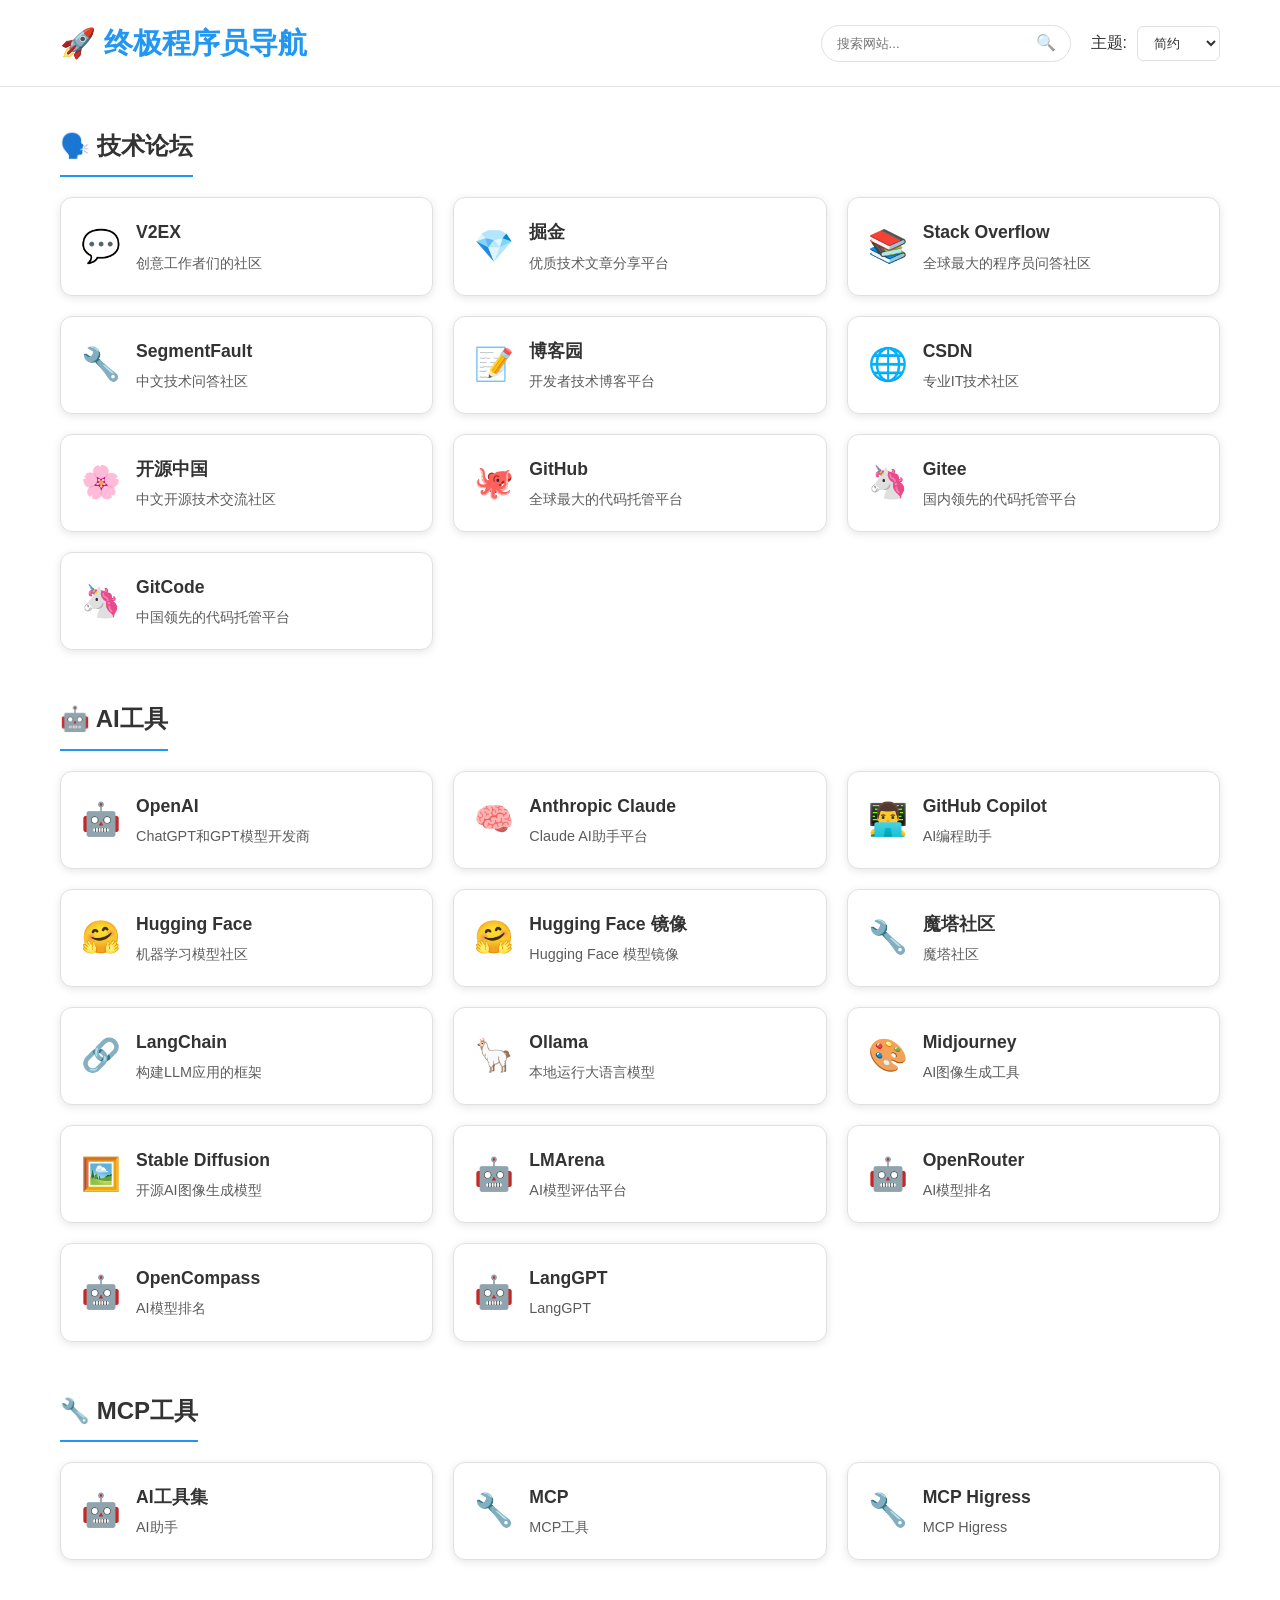
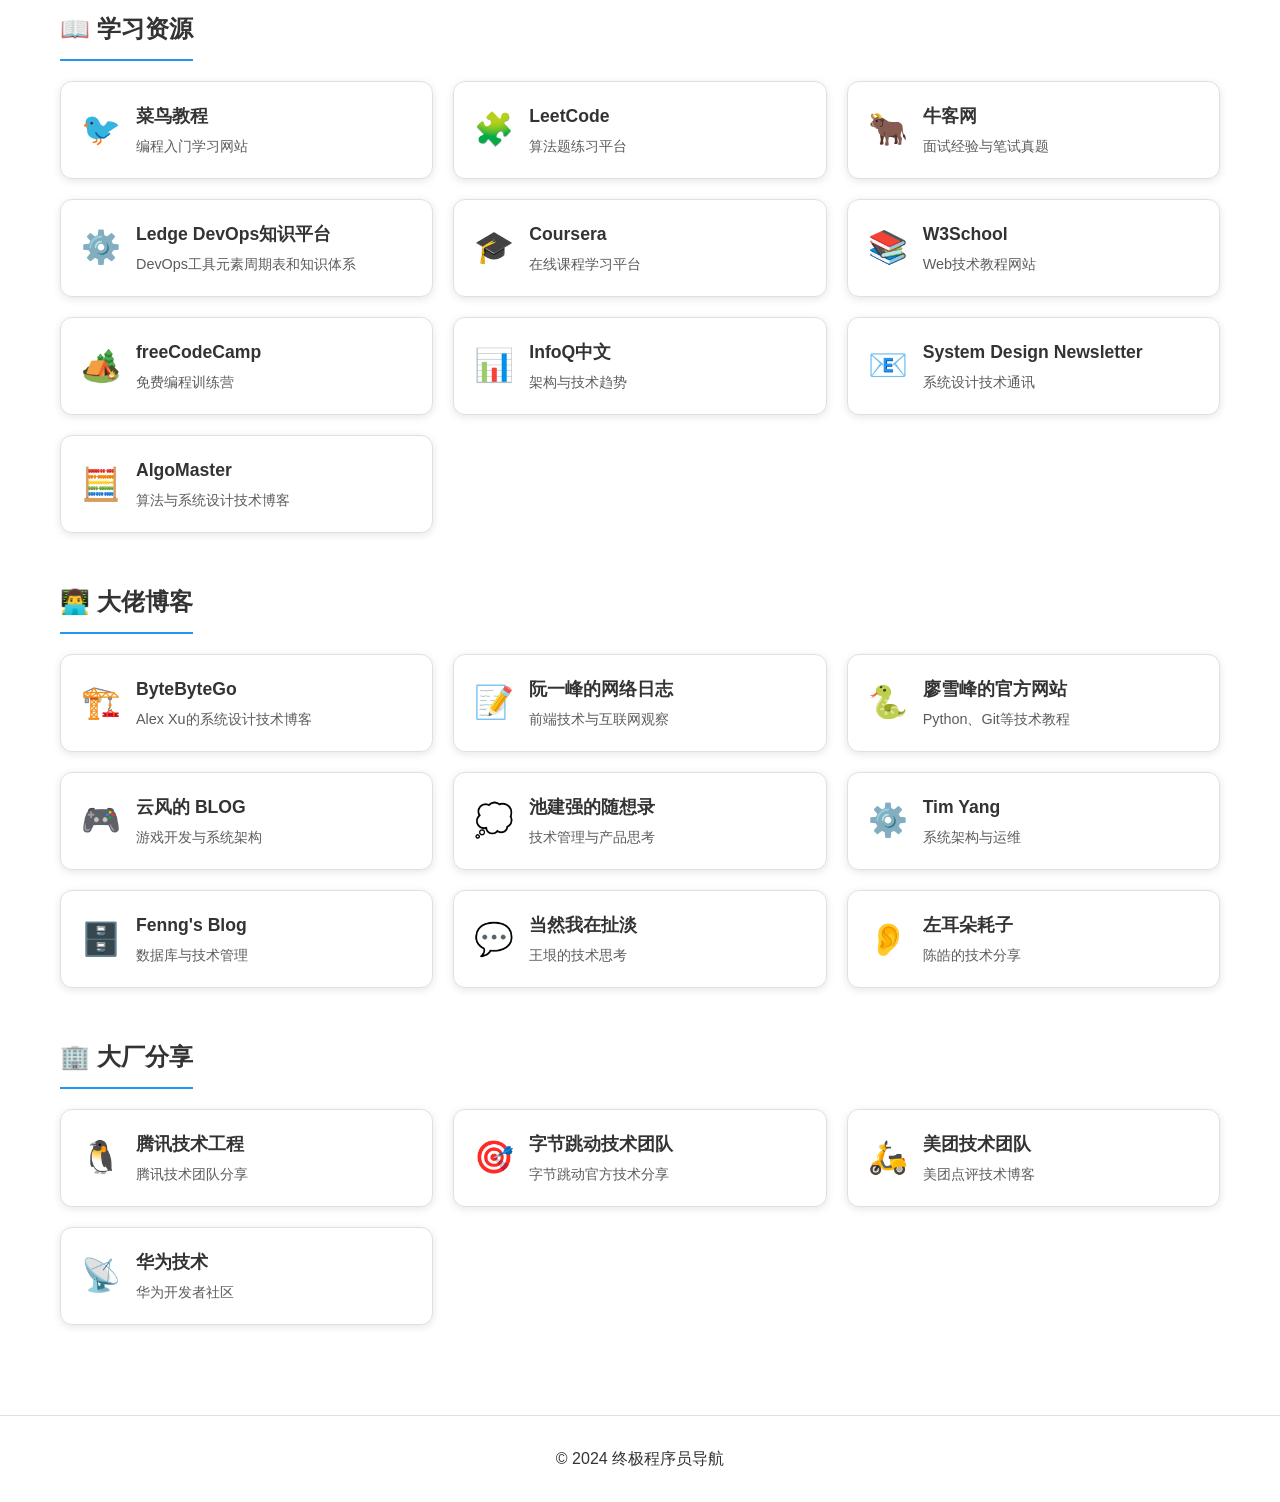
<file: projects/html-nav/ultimate-nav.html>
<!DOCTYPE html>
<html lang="zh-CN">

<head>
    <meta charset="UTF-8">
    <meta name="viewport" content="width=device-width, initial-scale=1.0">
    <title>终极程序员导航</title>
    <style>
        /*
         * CSS变量定义 - 类似于后端的配置文件
         * 定义全局样式变量，便于主题切换和统一管理
         */
        :root {
            --primary-color: #2196F3;     /* 主色调 */
            --bg-color: #ffffff;          /* 背景色 */
            --text-color: #333333;        /* 文字颜色 */
            --border-color: #e0e0e0;      /* 边框颜色 */
            --card-bg: #ffffff;           /* 卡片背景色 */
            --shadow: 0 2px 8px rgba(0,0,0,0.1);  /* 阴影效果 */
            --transition: all 0.3s ease; /* 过渡动画时间 */
        }

        /*
         * 全局重置样式 - 消除浏览器默认样式差异
         * 类似于后端的基础配置，确保所有元素从零开始
         */
        * {
            margin: 0;
            padding: 0;
            box-sizing: border-box;  /* 盒模型：边框和内边距包含在宽高内 */
        }

        /*
         * 页面主体样式
         * 设置全局字体、行高、背景等基础样式
         */
        body {
            font-family: -apple-system, BlinkMacSystemFont, 'Segoe UI', Roboto, sans-serif;
            line-height: 1.6;                    /* 行高1.6倍，提高可读性 */
            background: var(--bg-color);         /* 使用CSS变量设置背景 */
            color: var(--text-color);            /* 使用CSS变量设置文字颜色 */
            transition: var(--transition);       /* 主题切换时的过渡效果 */
            overflow-x: hidden;                  /* 隐藏水平滚动条 */
        }

        /*
         * 容器样式 - 类似于后端的布局容器
         * 限制最大宽度，居中显示，添加左右内边距
         */
        .container {
            max-width: 1200px;  /* 最大宽度1200px */
            margin: 0 auto;     /* 水平居中 */
            padding: 0 20px;    /* 左右内边距20px */
        }

        /*
         * Matrix背景画布 - 特效背景
         * 固定定位在页面背景，默认透明，Matrix主题时显示
         */
        #matrix-canvas {
            position: fixed;     /* 固定定位，不随页面滚动 */
            top: 0;
            left: 0;
            width: 100%;
            height: 100%;
            z-index: -1;         /* 层级-1，在所有内容后面 */
            opacity: 0;          /* 默认透明 */
            transition: opacity 0.5s ease;  /* 透明度过渡效果 */
        }

        /*
         * 头部导航栏样式
         * sticky定位：滚动时固定在顶部
         */
        .header {
            padding: 20px 0;
            border-bottom: 1px solid var(--border-color);
            position: sticky;    /* 粘性定位，滚动时固定在顶部 */
            top: 0;
            z-index: 100;        /* 高层级，确保在其他内容上方 */
            background: var(--card-bg);
            backdrop-filter: blur(10px);  /* 背景模糊效果 */
        }

        /*
         * 头部容器布局 - 使用Flexbox布局
         * 左右分布：左侧Logo，右侧控制按钮
         */
        .header .container {
            display: flex;
            justify-content: space-between;  /* 两端对齐 */
            align-items: center;             /* 垂直居中 */
            flex-wrap: wrap;                 /* 允许换行，响应式布局 */
            gap: 15px;                       /* 元素间距15px */
        }

        /*
         * Logo样式
         */
        .logo {
            font-size: 1.8rem;
            font-weight: bold;
            color: var(--primary-color);
            transition: var(--transition);
        }

        /*
         * 头部控制区域 - 包含搜索框和主题切换
         */
        .header-controls {
            display: flex;
            align-items: center;
            gap: 20px;
            flex-wrap: wrap;
        }

        /*
         * 主题切换器样式
         */
        .theme-switcher {
            display: flex;
            align-items: center;
            gap: 10px;
        }

        /*
         * 表单元素统一样式 - 主题切换下拉框和搜索输入框
         */
        .theme-switcher select,
        .search-input {
            padding: 8px 12px;
            border: 1px solid var(--border-color);
            border-radius: 6px;
            background: var(--card-bg);
            color: var(--text-color);
            transition: var(--transition);
        }

        /*
         * 表单元素获得焦点时的样式
         */
        .theme-switcher select:focus,
        .search-input:focus {
            outline: none;  /* 移除默认焦点轮廓 */
            box-shadow: 0 0 0 2px var(--primary-color);  /* 自定义焦点效果 */
        }

        /*
         * 搜索容器 - 相对定位，为内部绝对定位元素提供参考
         */
        .search-container {
            position: relative;
            min-width: 250px;
        }

        /*
         * 搜索输入框样式
         */
        .search-input {
            width: 100%;
            padding: 10px 40px 10px 15px;  /* 右侧留出空间给图标 */
            border-radius: 25px;            /* 圆角边框 */
        }

        /*
         * 搜索图标 - 绝对定位在输入框右侧
         */
        .search-icon {
            position: absolute;
            right: 15px;
            top: 50%;
            transform: translateY(-50%);  /* 垂直居中 */
            opacity: 0.6;
        }

        /*
         * 搜索清除按钮 - 有内容时显示
         */
        .search-clear {
            position: absolute;
            right: 35px;
            top: 50%;
            transform: translateY(-50%);
            background: none;
            border: none;
            cursor: pointer;
            opacity: 0.6;
            display: none;  /* 默认隐藏 */
        }

        /*
         * 终端模式容器 - 默认隐藏，Geek主题时显示
         */
        .terminal-container {
            display: none;
            margin: 20px;
        }

        /*
         * Geek主题下的终端容器样式 - 填充满整个屏幕
         */
        [data-theme="geek"] .terminal-container {
            margin: 0;
            padding: 20px;
            min-height: calc(100vh - 120px);  /* 减去头部高度，填充剩余空间 */
            display: flex;
            flex-direction: column;
        }

        /*
         * Geek主题下的控制台样式调整
         */
        [data-theme="geek"] .console {
            flex: 1;  /* 占据剩余空间 */
            min-height: 300px;
            height: auto;
        }

        /*
         * ASCII艺术字样式 - 终端模式的标题
         */
        .ascii-art {
            color: #0f0;                    /* 绿色文字 */
            white-space: pre;               /* 保留空格和换行 */
            font-size: 12px;
            margin: 20px 0;
            text-shadow: 0 0 5px #0f0;      /* 绿色发光效果 */
            /* animation: flicker 2s infinite;  闪烁动画 */
        }

        /*
         * 闪烁动画定义 - 模拟老式终端效果
         */
        @keyframes flicker {
            0%, 19%, 21%, 23%, 25%, 54%, 56%, 100% {
                opacity: 1;
            }
            20%, 24%, 55% {
                opacity: 0.5;
            }
        }

        /*
         * 终端控制台样式
         */
        .console {
            border: 1px solid #0f0;
            padding: 15px;
            height: 400px;
            overflow-y: auto;                    /* 垂直滚动 */
            background: rgba(0, 0, 0, 0.8);     /* 半透明黑色背景 */
            font-family: 'Courier New', monospace;  /* 等宽字体 */
            color: #0f0;
            font-size: 12px;
            box-shadow: 0 0 10px #0f0;          /* 绿色发光边框 */
        }

        /*
         * 终端内容网格布局 - 自适应列数
         */
        .console-columns {
            display: grid;
            grid-template-columns: repeat(auto-fit, minmax(220px, 1fr));  /* 自适应列，最小220px */
            gap: 12px 18px;
        }

        /*
         * 终端列样式
         */
        .console-col {
            border: 1px solid currentColor;  /* 使用当前文字颜色作为边框色 */
            border-radius: 6px;
            padding: 8px 10px;
            background: rgba(0, 0, 0, 0.25);
        }

        /*
         * 列标题样式
         */
        .col-title {
            font-weight: 700;
            margin-bottom: 6px;
        }

        /*
         * 分隔线样式
         */
        .col-sep {
            height: 1px;
            background: currentColor;
            opacity: 0.35;
            margin-bottom: 6px;
        }

        /*
         * 列表项样式 - 文本溢出处理
         */
        .col-item {
            line-height: 1.4;
            white-space: nowrap;      /* 不换行 */
            overflow: hidden;         /* 隐藏溢出 */
            text-overflow: ellipsis;  /* 溢出显示省略号 */
        }

        /*
         * 终端输入行样式
         */
        .input-line {
            display: flex;
            align-items: center;
            margin: 10px 0;
        }

        /*
         * 终端提示符样式
         */
        .input-line span {
            margin-right: 5px;
            color: #0f0;
            text-shadow: 0 0 5px #0f0;
        }

        /*
         * 终端输入框样式
         */
        .terminal-input {
            flex: 1;  /* 占据剩余空间 */
            background: #000;
            color: #0f0;
            border: 1px solid #0f0;
            font-family: 'Courier New', monospace;
            padding: 5px;
            box-shadow: 0 0 5px #0f0, inset 0 0 5px #0f0;  /* 内外发光效果 */
        }

        /*
         * 主要内容区域样式
         */
        .main {
            padding: 40px 0;
            min-height: calc(100vh - 200px);  /* 最小高度：视口高度减去200px */
        }

        /*
         * 分类区域样式
         */
        .category {
            margin-bottom: 50px;
            transition: opacity 0.3s ease;  /* 透明度过渡，用于搜索时的隐藏效果 */
        }

        /*
         * 隐藏状态的分类 - 搜索时使用
         */
        .category.hidden {
            opacity: 0.3;
        }

        /*
         * 分类标题样式
         */
        .category-title {
            font-size: 1.5rem;
            margin-bottom: 20px;
            padding-bottom: 10px;
            border-bottom: 2px solid var(--primary-color);  /* 底部边框装饰 */
            display: inline-block;  /* 边框只占据文字宽度 */
        }

        /*
         * 链接网格布局 - 自适应卡片布局
         */
        .links-grid {
            display: grid;
            grid-template-columns: repeat(auto-fit, minmax(280px, 1fr));  /* 自适应列，最小280px */
            gap: 20px;
        }

        /*
         * 链接卡片样式 - 每个网站的展示卡片
         */
        .link-card {
            display: flex;
            align-items: center;
            padding: 20px;
            border: 1px solid var(--border-color);
            border-radius: 12px;
            text-decoration: none;  /* 移除链接下划线 */
            color: var(--text-color);
            background: var(--card-bg);
            box-shadow: var(--shadow);
            transition: var(--transition);
        }

        /*
         * 隐藏状态的卡片 - 搜索时使用
         */
        .link-card.hidden {
            display: none;
        }

        /*
         * 卡片悬停效果
         */
        .link-card:hover {
            transform: translateY(-2px);  /* 向上移动2px */
            border-color: var(--primary-color);
        }

        /*
         * 链接图标样式
         */
        .link-icon {
            font-size: 2rem;
            margin-right: 15px;
            flex-shrink: 0;  /* 不缩小 */
        }

        /*
         * 链接信息区域样式
         */
        .link-info h3 {
            font-size: 1.1rem;
            margin-bottom: 5px;
            font-weight: 600;
        }

        .link-info p {
            font-size: 0.9rem;
            opacity: 0.8;  /* 半透明效果 */
        }

        /*
         * 页脚样式
         */
        .footer {
            padding: 30px 0;
            border-top: 1px solid var(--border-color);
            text-align: center;
        }

        /*
         * 返回顶部按钮样式
         */
        .scroll-to-top {
            position: fixed;  /* 固定定位 */
            bottom: 30px;
            right: 30px;
            width: 50px;
            height: 50px;
            border-radius: 50%;  /* 圆形按钮 */
            border: none;
            font-size: 20px;
            cursor: pointer;
            background: var(--primary-color);
            color: white;
            z-index: 999;
            opacity: 0;          /* 默认透明 */
            transform: scale(0); /* 默认缩放为0 */
            transition: var(--transition);
        }

        /*
         * 显示状态的返回顶部按钮
         */
        .scroll-to-top.show {
            opacity: 1;
            transform: scale(1);
        }

        /*
         * 通知消息样式
         */
        .notification {
            position: fixed;
            top: 20px;
            right: 20px;
            padding: 12px 20px;
            border-radius: 6px;
            background: var(--primary-color);
            color: white;
            z-index: 1000;
            transform: translateX(100%);  /* 默认在右侧外部 */
            transition: transform 0.3s ease;
        }

        /*
         * 显示状态的通知消息
         */
        .notification.show {
            transform: translateX(0);  /* 滑入显示 */
        }

        /*
         * 主题样式定义 - 通过data-theme属性切换
         * 类似于后端的配置切换，通过修改CSS变量实现主题切换
         */

        /* 简约主题 */
        [data-theme="minimal"] {
            --primary-color: #2196F3;
            --bg-color: #ffffff;
            --text-color: #333333;
            --border-color: #e0e0e0;
            --card-bg: #ffffff;
        }

        /* 极客主题 */
        [data-theme="geek"] {
            --primary-color: #00ff00;
            --bg-color: #0a0a0a;
            --text-color: #00ff00;
            --border-color: #00ff00;
            --card-bg: #1a1a1a;
            font-family: 'Courier New', monospace;
        }

        /* 极客主题特殊样式 - 隐藏普通内容，显示终端 */
        [data-theme="geek"] .main {
            display: none;
        }

        [data-theme="geek"] .terminal-container {
            display: block;
        }

        [data-theme="geek"] .logo::before {
            content: '> ';  /* Logo前添加终端提示符 */
        }

        /* Matrix主题 */
        [data-theme="matrix"] {
            --primary-color: #0f0;
            --bg-color: #000;
            --text-color: #0f0;
            --border-color: #0f0;
            --card-bg: rgba(0, 0, 0, 0.8);
            font-family: 'Courier New', monospace;
        }

        /* Matrix主题特殊效果 */
        [data-theme="matrix"] #matrix-canvas {
            opacity: 1;  /* 显示Matrix背景 */
        }

        [data-theme="matrix"] .logo {
            animation: flicker 2s infinite;
        }

        [data-theme="matrix"] .category-title {
            animation: flicker 3s infinite;
        }

        /* 炫酷主题 - 渐变背景 */
        [data-theme="cool"] {
            --primary-color: #4ecdc4;
            --bg-color: linear-gradient(45deg, #1a1a2e, #16213e, #0f3460);
            --text-color: #ffffff;
            --border-color: #4ecdc4;
            --card-bg: rgba(26, 26, 46, 0.8);
            background: var(--bg-color);
            animation: backgroundShift 10s ease-in-out infinite;
        }

        /* 背景渐变动画 */
        @keyframes backgroundShift {
            0%, 100% {
                background: linear-gradient(45deg, #1a1a2e, #16213e, #0f3460);
            }
            50% {
                background: linear-gradient(45deg, #0f3460, #1a1a2e, #16213e);
            }
        }

        /* 商务主题 */
        [data-theme="business"] {
            --primary-color: #667eea;
            --bg-color: linear-gradient(135deg, #667eea 0%, #764ba2 100%);
            --text-color: #ffffff;
            --border-color: rgba(255, 255, 255, 0.3);
            --card-bg: rgba(255, 255, 255, 0.1);
            background: var(--bg-color);
        }

        /*
         * 响应式设计 - 移动端适配
         * 当屏幕宽度小于768px时应用这些样式
         */
        @media (max-width: 768px) {
            .header .container {
                flex-direction: column;  /* 垂直排列 */
            }

            .search-container {
                min-width: 200px;
            }

            .links-grid {
                grid-template-columns: 1fr;  /* 单列布局 */
            }

            .console {
                height: 300px;  /* 减小终端高度 */
            }
        }
    </style>
</head>

<body data-theme="minimal">
    <!-- Matrix背景画布，用于Matrix主题的动画效果 -->
    <canvas id="matrix-canvas"></canvas>

    <!-- 页面头部导航栏 -->
    <header class="header">
        <div class="container">
            <!-- 网站Logo -->
            <h1 class="logo">🚀 终极程序员导航</h1>

            <!-- 头部控制区域：搜索框和主题切换 -->
            <div class="header-controls">
                <!-- 搜索功能区域 -->
                <div class="search-container">
                    <input type="text" class="search-input" placeholder="搜索网站..." id="searchInput">
                    <button class="search-clear" id="searchClear">×</button>
                    <span class="search-icon">🔍</span>
                </div>

                <!-- 主题切换器 -->
                <div class="theme-switcher">
                    <label>主题:</label>
                    <select id="theme-select">
                        <option value="minimal">简约</option>
                        <option value="business">商务</option>
                        <option value="cool">炫酷</option>
                        <option value="geek">Geek</option>
                        <option value="matrix">Matrix</option>
                    </select>
                </div>
            </div>
        </div>
    </header>

    <!-- 终端模式容器，仅在Geek主题时显示 -->
    <div class="terminal-container">
        <!-- ASCII艺术字标题 -->
        <div class="ascii-art">
████████╗███████╗██████╗ ███╗   ███╗██╗███╗   ██╗ █████╗ ██╗
╚══██╔══╝██╔════╝██╔══██╗████╗ ████║██║████╗  ██║██╔══██╗██║
   ██║   █████╗  ██████╔╝██╔████╔██║██║██╔██╗ ██║███████║██║
   ██║   ██╔══╝  ██╔══██╗██║╚██╔╝██║██║██║╚██╗██║██╔══██║██║
   ██║   ███████╗██║  ██║██║ ╚═╝ ██║██║██║ ╚████║██║  ██║███████╗
   ╚═╝   ╚══════╝╚═╝  ╚═╝╚═╝     ╚═╝╚═╝╚═╝  ╚═══╝╚═╝  ╚═╝╚══════╝</div>

        <!-- 终端控制台，显示网站列表 -->
        <div class="console" id="console"></div>

        <!-- 终端输入行 -->
        <div class="input-line">
            <span>root@navigator:~$</span>
            <input type="text" class="terminal-input" id="terminalInput" placeholder="输入编号或关键词...">
        </div>
    </div>

    <!-- 主要内容区域 -->
    <main class="main">
        <div class="container" id="main-container">
            <!-- 这里将通过JavaScript动态生成网站分类和链接卡片 -->
        </div>
    </main>

    <!-- 页脚 -->
    <footer class="footer">
        <div class="container">
            <p>&copy; 2024 终极程序员导航</p>
        </div>
    </footer>

    <!-- 返回顶部按钮 -->
    <button class="scroll-to-top" id="scrollToTop">↑</button>

    <script>
        /**
         * 网站配置数据
         * 类似于后端的数据模型，定义了所有网站的信息
         */
        const CONFIG = {
            // 分类定义
            categories: {
                "技术论坛": { title: "🗣️ 技术论坛", key: "forum" },
                "AI工具": { title: "🤖 AI工具", key: "ai" },
                "MCP工具": { title: "🔧 MCP工具", key: "mcp" },
                "学习资源": { title: "📖 学习资源", key: "learning" },
                "大佬博客": { title: "👨‍💻 大佬博客", key: "techblog" },
                "大厂分享": { title: "🏢 大厂分享", key: "techshare" },
            },

            // 网站数据数组
            sites: [
                // 技术论坛分类
                { name: "V2EX", url: "https://www.v2ex.com", desc: "创意工作者们的社区", category: "技术论坛", icon: "💬", keywords: "v2ex 社区 讨论" },
                { name: "掘金", url: "https://juejin.cn", desc: "优质技术文章分享平台", category: "技术论坛", icon: "💎", keywords: "掘金 文章 技术" },
                { name: "Stack Overflow", url: "https://stackoverflow.com", desc: "全球最大的程序员问答社区", category: "技术论坛", icon: "📚", keywords: "stackoverflow 问答 编程" },
                { name: "SegmentFault", url: "https://segmentfault.com", desc: "中文技术问答社区", category: "技术论坛", icon: "🔧", keywords: "segmentfault 思否 中文" },
                { name: "博客园", url: "https://www.cnblogs.com", desc: "开发者技术博客平台", category: "技术论坛", icon: "📝", keywords: "博客园 博客 技术" },
                { name: "CSDN", url: "https://www.csdn.net", desc: "专业IT技术社区", category: "技术论坛", icon: "🌐", keywords: "csdn 博客 资源" },
                { name: "开源中国", url: "https://www.oschina.net", desc: "中文开源技术交流社区", category: "技术论坛", icon: "🌸", keywords: "开源中国 oschina 中文" },
                { name: "GitHub", url: "https://github.com", desc: "全球最大的代码托管平台", category: "技术论坛", icon: "🐙", keywords: "github 代码 托管" },
                { name: "Gitee", url: "https://gitee.com", desc: "国内领先的代码托管平台", category: "技术论坛", icon: "🦄", keywords: "gitee 码云 国内" },
                { name: "GitCode", url: "https://gitcode.com", desc: "中国领先的代码托管平台", category: "技术论坛", icon: "🦄", keywords: "gitcode 码云 国内" },

                // 学习资源分类
                { name: "菜鸟教程", url: "https://www.runoob.com", desc: "编程入门学习网站", category: "学习资源", icon: "🐦", keywords: "菜鸟教程 入门 学习" },
                { name: "LeetCode", url: "https://leetcode.cn", desc: "算法题练习平台", category: "学习资源", icon: "🧩", keywords: "leetcode 算法 刷题" },
                { name: "牛客网", url: "https://www.nowcoder.com", desc: "面试经验与笔试真题", category: "学习资源", icon: "🐂", keywords: "牛客网 面试 笔试" },
                { name: "Ledge DevOps知识平台", url: "https://devops.phodal.com/home", desc: "DevOps工具元素周期表和知识体系", category: "学习资源", icon: "⚙️", keywords: "DevOps 工具 实践 知识平台" },
                { name: "Coursera", url: "https://www.coursera.org", desc: "在线课程学习平台", category: "学习资源", icon: "🎓", keywords: "coursera 课程 在线" },
                { name: "W3School", url: "https://www.w3school.com.cn", desc: "Web技术教程网站", category: "学习资源", icon: "📚", keywords: "w3school 教程 前端" },
                { name: "freeCodeCamp", url: "https://www.freecodecamp.org", desc: "免费编程训练营", category: "学习资源", icon: "🏕️", keywords: "freecodecamp 免费 编程" },
                { name: "InfoQ中文", url: "https://www.infoq.cn", desc: "架构与技术趋势", category: "学习资源", icon: "📊", keywords: "infoq 架构 趋势" },
                { name: "System Design Newsletter", url: "https://newsletter.systemdesign.one/", desc: "系统设计技术通讯", category: "学习资源", icon: "📧", keywords: "系统设计 通讯 架构" },
                { name: "AlgoMaster", url: "https://blog.algomaster.io/t/system-design", desc: "算法与系统设计技术博客", category: "学习资源", icon: "🧮", keywords: "算法 系统设计 面试" },

                // AI工具分类
                { name: "OpenAI", url: "https://openai.com", desc: "ChatGPT和GPT模型开发商", category: "AI工具", icon: "🤖", keywords: "openai chatgpt gpt ai" },
                { name: "Anthropic Claude", url: "https://claude.ai", desc: "Claude AI助手平台", category: "AI工具", icon: "🧠", keywords: "claude anthropic ai 助手" },
                { name: "GitHub Copilot", url: "https://github.com/features/copilot", desc: "AI编程助手", category: "AI工具", icon: "👨‍💻", keywords: "github copilot ai 编程" },
                { name: "Hugging Face", url: "https://huggingface.co/blog/zh", desc: "机器学习模型社区", category: "AI工具", icon: "🤗", keywords: "huggingface 模型 机器学习" },
                { name: "Hugging Face 镜像", url: "https://hf-mirror.com/", desc: "Hugging Face 模型镜像", category: "AI工具", icon: "🤗", keywords: "huggingface 模型 镜像" },
                { name: "魔塔社区", url: "https://www.modelscope.cn/mcp", desc: "魔塔社区", category: "AI工具", icon: "🔧", keywords: "魔塔社区" },
                { name: "LangChain", url: "https://langchain.com", desc: "构建LLM应用的框架", category: "AI工具", icon: "🔗", keywords: "langchain llm 框架" },
                { name: "Ollama", url: "https://ollama.ai", desc: "本地运行大语言模型", category: "AI工具", icon: "🦙", keywords: "ollama 本地 大模型" },
                { name: "Midjourney", url: "https://midjourney.com", desc: "AI图像生成工具", category: "AI工具", icon: "🎨", keywords: "midjourney ai 图像生成" },
                { name: "Stable Diffusion", url: "https://stability.ai", desc: "开源AI图像生成模型", category: "AI工具", icon: "🖼️", keywords: "stable diffusion ai 图像" },
                { name: "LMArena", url: "https://lmarena.ai/", desc: "AI模型评估平台", category: "AI工具", icon: "🤖", keywords: "用户对不同AI模型的回答进行匿名投票" },
                { name: "OpenRouter", url: "https://openrouter.ai/rankings", desc: "AI模型排名", category: "AI工具", icon: "🤖", keywords: "openrouter ai 模型排名" },
                { name: "OpenCompass", url: "https://rank.opencompass.org.cn/home", desc: "AI模型排名", category: "AI工具", icon: "🤖", keywords: "opencompass ai 模型排名" },
                { name: "LangGPT", url: "https://langgptai.feishu.cn/wiki/RXdbwRyASiShtDky381ciwFEnpe", desc: "LangGPT", category: "AI工具", icon: "🤖", keywords: "langgpt" },
                // MCP技术分类
                { name: "AI工具集", url: "https://ai-bot.cn/", desc: "AI助手", category: "MCP工具", icon: "🤖", keywords: "ai工具集" },
                { name: "MCP", url: "https://mcp.so/zh", desc: "MCP工具", category: "MCP工具", icon: "🔧", keywords: "发现优秀的 MCP 服务器与客户端" },
                { name: "MCP Higress", url: "https://mcp.higress.ai/", desc: "MCP Higress", category: "MCP工具", icon: "🔧", keywords: "MCP Higress" },

                // 大佬博客分类
                { name: "ByteByteGo", url: "https://blog.bytebytego.com/", desc: "Alex Xu的系统设计技术博客", category: "大佬博客", icon: "🏗️", keywords: "系统设计 架构 Alex Xu" },
                { name: "阮一峰的网络日志", url: "https://www.ruanyifeng.com/blog/", desc: "前端技术与互联网观察", category: "大佬博客", icon: "📝", keywords: "阮一峰 前端 javascript" },
                { name: "廖雪峰的官方网站", url: "https://www.liaoxuefeng.com", desc: "Python、Git等技术教程", category: "大佬博客", icon: "🐍", keywords: "廖雪峰 python git 教程" },
                { name: "云风的 BLOG", url: "https://blog.codingnow.com", desc: "游戏开发与系统架构", category: "大佬博客", icon: "🎮", keywords: "云风 游戏开发 lua" },
                { name: "池建强的随想录", url: "http://macshuo.com", desc: "技术管理与产品思考", category: "大佬博客", icon: "💭", keywords: "池建强 管理 产品" },
                { name: "Tim Yang", url: "https://timyang.net", desc: "系统架构与运维", category: "大佬博客", icon: "⚙️", keywords: "timyang 架构 运维" },
                { name: "Fenng's Blog", url: "http://dbanotes.net", desc: "数据库与技术管理", category: "大佬博客", icon: "🗄️", keywords: "fenng 数据库 dba" },
                { name: "当然我在扯淡", url: "http://www.yinwang.org", desc: "王垠的技术思考", category: "大佬博客", icon: "💬", keywords: "王垠 思考 编程" },
                { name: "左耳朵耗子", url: "https://coolshell.cn", desc: "陈皓的技术分享", category: "大佬博客", icon: "👂", keywords: "陈皓 左耳朵耗子 架构" },

                // 大厂分享分类
                { name: "腾讯技术工程", url: "https://cloud.tencent.com/developer", desc: "腾讯技术团队分享", category: "大厂分享", icon: "🐧", keywords: "腾讯 技术工程 云开发" },
                { name: "字节跳动技术团队", url: "https://juejin.cn/user/1838039172387262", desc: "字节跳动官方技术分享", category: "大厂分享", icon: "🎯", keywords: "字节跳动 抖音 技术团队" },
                { name: "美团技术团队", url: "https://tech.meituan.com", desc: "美团点评技术博客", category: "大厂分享", icon: "🛵", keywords: "美团 点评 技术博客" },
                { name: "华为技术", url: "https://developer.huawei.com/consumer/cn/forum", desc: "华为开发者社区", category: "大厂分享", icon: "📡", keywords: "华为 鸿蒙 开发者" },
            ]
        };

        /**
         * Matrix动画效果类
         * 负责Matrix主题的背景动画效果
         */
        class MatrixAnimation {
            /**
             * 构造函数 - 初始化Matrix动画
             */
            constructor() {
                this.canvas = document.getElementById('matrix-canvas');
                this.ctx = this.canvas.getContext('2d');
                this.isRunning = false;  // 动画运行状态
                this.init();
            }

            /**
             * 初始化方法 - 设置画布大小和事件监听
             */
            init() {
                this.resizeCanvas();
                // 监听窗口大小变化，重新调整画布大小
                window.addEventListener('resize', () => this.resizeCanvas());
            }

            /**
             * 调整画布大小方法
             * 根据窗口大小调整画布，并初始化下落字符数组
             */
            resizeCanvas() {
                this.canvas.width = window.innerWidth;
                this.canvas.height = window.innerHeight;
                const fontSize = 14;
                // 创建下落字符数组，每列一个字符
                this.drops = Array(Math.floor(this.canvas.width / fontSize)).fill(1);
                this.letters = '01ABCDEFGHIJKLMNOPQRSTUVWXYZ';  // 可显示的字符
                this.fontSize = fontSize;
            }

            /**
             * 开始动画方法
             */
            start() {
                if (this.isRunning) return;  // 避免重复启动
                this.isRunning = true;
                this.animate();
            }

            /**
             * 停止动画方法
             */
            stop() {
                this.isRunning = false;
                this.ctx.clearRect(0, 0, this.canvas.width, this.canvas.height);
            }

            /**
             * 动画循环方法
             * 使用requestAnimationFrame实现流畅动画
             */
            animate() {
                if (!this.isRunning) return;

                // 绘制半透明黑色背景，产生拖尾效果
                this.ctx.fillStyle = 'rgba(0, 0, 0, 0.05)';
                this.ctx.fillRect(0, 0, this.canvas.width, this.canvas.height);

                // 设置字符样式
                this.ctx.fillStyle = '#0f0';
                this.ctx.font = this.fontSize + 'px monospace';

                // 绘制每列的字符
                for (let i = 0; i < this.drops.length; i++) {
                    // 随机选择字符
                    const text = this.letters.charAt(Math.floor(Math.random() * this.letters.length));
                    // 绘制字符
                    this.ctx.fillText(text, i * this.fontSize, this.drops[i] * this.fontSize);

                    // 字符到达底部时，随机重置到顶部
                    if (this.drops[i] * this.fontSize > this.canvas.height && Math.random() > 0.975) {
                        this.drops[i] = 0;
                    }
                    this.drops[i]++;  // 字符下落
                }

                // 继续下一帧动画
                requestAnimationFrame(() => this.animate());
            }
        }

        /**
         * 应用主类 - 整个应用的控制中心
         * 类似于后端的Service层，负责协调各个功能模块
         */
        class UltimateNavigator {
            /**
             * 构造函数 - 初始化应用
             */
            constructor() {
                this.matrix = new MatrixAnimation();  // Matrix动画实例
                // 从本地存储获取主题设置，默认为简约主题
                this.currentTheme = localStorage.getItem('ultimate-nav-theme') || 'minimal';
                this.init();
            }

            /**
             * 初始化方法 - 启动应用的各个功能
             */
            init() {
                this.renderContent();      // 渲染页面内容
                this.bindEvents();         // 绑定事件监听
                this.applyTheme(this.currentTheme);  // 应用主题
                this.renderTerminal();     // 渲染终端内容
            }

            /**
             * 渲染页面内容方法
             * 根据配置数据动态生成HTML结构
             */
            renderContent() {
                const container = document.getElementById('main-container');

                // 遍历每个分类
                Object.keys(CONFIG.categories).forEach(categoryKey => {
                    const category = CONFIG.categories[categoryKey];

                    // 创建分类区域
                    const section = document.createElement('section');
                    section.className = 'category';

                    // 创建分类标题
                    const title = document.createElement('h2');
                    title.className = 'category-title';
                    title.textContent = category.title;
                    section.appendChild(title);

                    // 创建链接网格容器
                    const grid = document.createElement('div');
                    grid.className = 'links-grid';

                    // 筛选当前分类的网站并创建卡片
                    CONFIG.sites.filter(site => site.category === categoryKey).forEach(site => {
                        const card = document.createElement('a');
                        card.href = site.url;
                        card.target = '_blank';  // 新窗口打开
                        card.className = 'link-card';
                        card.setAttribute('data-keywords', site.keywords);  // 用于搜索

                        // 设置卡片内容
                        card.innerHTML = `
                            <div class="link-icon">${site.icon}</div>
                            <div class="link-info">
                                <h3>${site.name}</h3>
                                <p>${site.desc}</p>
                            </div>
                        `;
                        grid.appendChild(card);
                    });

                    section.appendChild(grid);
                    container.appendChild(section);
                });
            }

            /**
             * 渲染终端内容方法
             * 为Geek主题生成终端风格的网站列表
             */
            renderTerminal() {
                const console = document.getElementById('console');
                const columns = document.createElement('div');
                columns.className = 'console-columns';

                // 为每个分类创建一列
                Object.keys(CONFIG.categories).forEach(categoryKey => {
                    const col = document.createElement('div');
                    col.className = 'console-col';

                    // 分类标题
                    const title = document.createElement('div');
                    title.className = 'col-title';
                    title.textContent = `【${categoryKey}】`;
                    col.appendChild(title);

                    // 分隔线
                    const sep = document.createElement('div');
                    sep.className = 'col-sep';
                    col.appendChild(sep);

                    // 网站列表项
                    CONFIG.sites.filter(site => site.category === categoryKey).forEach((site, index) => {
                        const item = document.createElement('div');
                        item.className = 'col-item';
                        // 显示编号和网站名称
                        item.textContent = `${CONFIG.sites.indexOf(site) + 1}. ${site.name}`;
                        col.appendChild(item);
                    });

                    columns.appendChild(col);
                });

                console.appendChild(columns);
            }

            /**
             * 绑定事件监听方法
             * 设置各种用户交互事件的处理
             */
            bindEvents() {
                // 主题切换事件
                document.getElementById('theme-select').addEventListener('change', (e) => {
                    this.switchTheme(e.target.value);
                });

                // 搜索功能事件
                const searchInput = document.getElementById('searchInput');
                const searchClear = document.getElementById('searchClear');

                // 搜索输入事件
                searchInput.addEventListener('input', (e) => this.handleSearch(e.target.value));
                // 清除搜索事件
                searchClear.addEventListener('click', () => this.clearSearch());

                // 终端输入事件
                document.getElementById('terminalInput').addEventListener('keydown', (e) => {
                    if (e.key === 'Enter') {
                        this.handleTerminalCommand(e.target.value.trim());
                        e.target.value = '';  // 清空输入框
                    }
                });

                // 返回顶部按钮事件
                const scrollBtn = document.getElementById('scrollToTop');
                // 监听滚动事件，控制按钮显示
                window.addEventListener('scroll', () => {
                    scrollBtn.classList.toggle('show', window.pageYOffset > 300);
                });
                // 点击返回顶部
                scrollBtn.addEventListener('click', () => {
                    window.scrollTo({ top: 0, behavior: 'smooth' });
                });

                // 快捷键事件
                document.addEventListener('keydown', (e) => {
                    // Ctrl+K 聚焦搜索框
                    if (e.ctrlKey && e.key === 'k') {
                        e.preventDefault();
                        searchInput.focus();
                    }
                    // ESC 清除搜索
                    if (e.key === 'Escape') this.clearSearch();
                });
            }

            /**
             * 主题切换方法
             * @param {string} theme - 主题名称
             */
            switchTheme(theme) {
                this.currentTheme = theme;
                this.applyTheme(theme);
                // 保存到本地存储
                localStorage.setItem('ultimate-nav-theme', theme);
                // 显示切换通知
                this.showNotification(`已切换到 ${this.getThemeName(theme)} 主题`);
            }

            /**
             * 应用主题方法
             * @param {string} theme - 主题名称
             */
            applyTheme(theme) {
                // 设置body的data-theme属性，触发CSS主题样式
                document.body.setAttribute('data-theme', theme);
                document.getElementById('theme-select').value = theme;

                // Matrix主题特殊处理
                if (theme === 'matrix') {
                    this.matrix.start();  // 启动Matrix动画
                } else {
                    this.matrix.stop();   // 停止Matrix动画
                }
            }

            /**
             * 获取主题中文名称方法
             * @param {string} theme - 主题英文名
             * @returns {string} 主题中文名
             */
            getThemeName(theme) {
                const names = {
                    minimal: '简约',
                    geek: '极客',
                    cool: '炫酷',
                    matrix: 'Matrix',
                    business: '商务'
                };
                return names[theme] || theme;
            }

            /**
             * 搜索处理方法
             * @param {string} query - 搜索关键词
             */
            handleSearch(query) {
                const searchTerm = query.toLowerCase().trim();
                // 控制清除按钮显示
                document.getElementById('searchClear').style.display = searchTerm ? 'block' : 'none';

                let hasVisible = false;  // 是否有可见结果

                // 遍历所有分类
                document.querySelectorAll('.category').forEach(category => {
                    const cards = category.querySelectorAll('.link-card');
                    let categoryVisible = false;  // 当前分类是否有可见卡片

                    // 遍历分类下的所有卡片
                    cards.forEach(card => {
                        const title = card.querySelector('h3').textContent.toLowerCase();
                        const desc = card.querySelector('p').textContent.toLowerCase();
                        const keywords = card.getAttribute('data-keywords') || '';

                        // 检查是否匹配搜索词
                        const visible = !searchTerm ||
                                      title.includes(searchTerm) ||
                                      desc.includes(searchTerm) ||
                                      keywords.toLowerCase().includes(searchTerm);

                        // 控制卡片显示/隐藏
                        card.classList.toggle('hidden', !visible);
                        if (visible) {
                            categoryVisible = true;
                            hasVisible = true;
                        }
                    });

                    // 控制分类显示/隐藏
                    category.classList.toggle('hidden', !categoryVisible);
                });

                // 显示/隐藏无结果提示
                this.toggleNoResults(!hasVisible && searchTerm);
            }

            /**
             * 清除搜索方法
             */
            clearSearch() {
                document.getElementById('searchInput').value = '';
                document.getElementById('searchClear').style.display = 'none';
                // 显示所有卡片和分类
                document.querySelectorAll('.link-card, .category').forEach(el => {
                    el.classList.remove('hidden');
                });
                this.toggleNoResults(false);
            }

            /**
             * 切换无结果提示方法
             * @param {boolean} show - 是否显示无结果提示
             */
            toggleNoResults(show) {
                let noResults = document.getElementById('noResults');
                if (show && !noResults) {
                    // 创建无结果提示元素
                    noResults = document.createElement('div');
                    noResults.id = 'noResults';
                    noResults.innerHTML = `
                        <div style="text-align:center;padding:60px 20px;opacity:0.6;">
                            <div style="font-size:3rem;margin-bottom:20px;">🔍</div>
                            <h3>未找到相关网站</h3>
                            <p>尝试使用其他关键词搜索</p>
                        </div>
                    `;
                    document.querySelector('.main .container').appendChild(noResults);
                } else if (!show && noResults) {
                    // 移除无结果提示
                    noResults.remove();
                }
            }

            /**
             * 终端命令处理方法
             * @param {string} command - 用户输入的命令
             */
            handleTerminalCommand(command) {
                if (!command) return;

                // 尝试解析为数字（网站编号）
                const num = parseInt(command);
                if (!isNaN(num) && num >= 1 && num <= CONFIG.sites.length) {
                    // 根据编号打开对应网站
                    window.open(CONFIG.sites[num - 1].url, '_blank');
                    return;
                }

                // 关键词搜索
                const filtered = CONFIG.sites.filter(site =>
                    site.name.toLowerCase().includes(command.toLowerCase()) ||
                    site.desc.toLowerCase().includes(command.toLowerCase())
                );

                if (filtered.length > 0) {
                    console.log('找到匹配网站:', filtered.map(s => s.name).join(', '));
                }
            }

            /**
             * 显示通知方法
             * @param {string} message - 通知消息
             */
            showNotification(message) {
                // 创建通知元素
                const notification = document.createElement('div');
                notification.className = 'notification';
                notification.textContent = message;
                document.body.appendChild(notification);

                // 显示动画
                setTimeout(() => notification.classList.add('show'), 10);

                // 自动隐藏
                setTimeout(() => {
                    notification.classList.remove('show');
                    setTimeout(() => notification.remove(), 300);
                }, 2000);
            }
        }

        /**
         * 应用初始化
         * 等待DOM加载完成后启动应用
         */
        document.addEventListener('DOMContentLoaded', () => {
            new UltimateNavigator();
        });
    </script>
</body>

</html>
</file>
